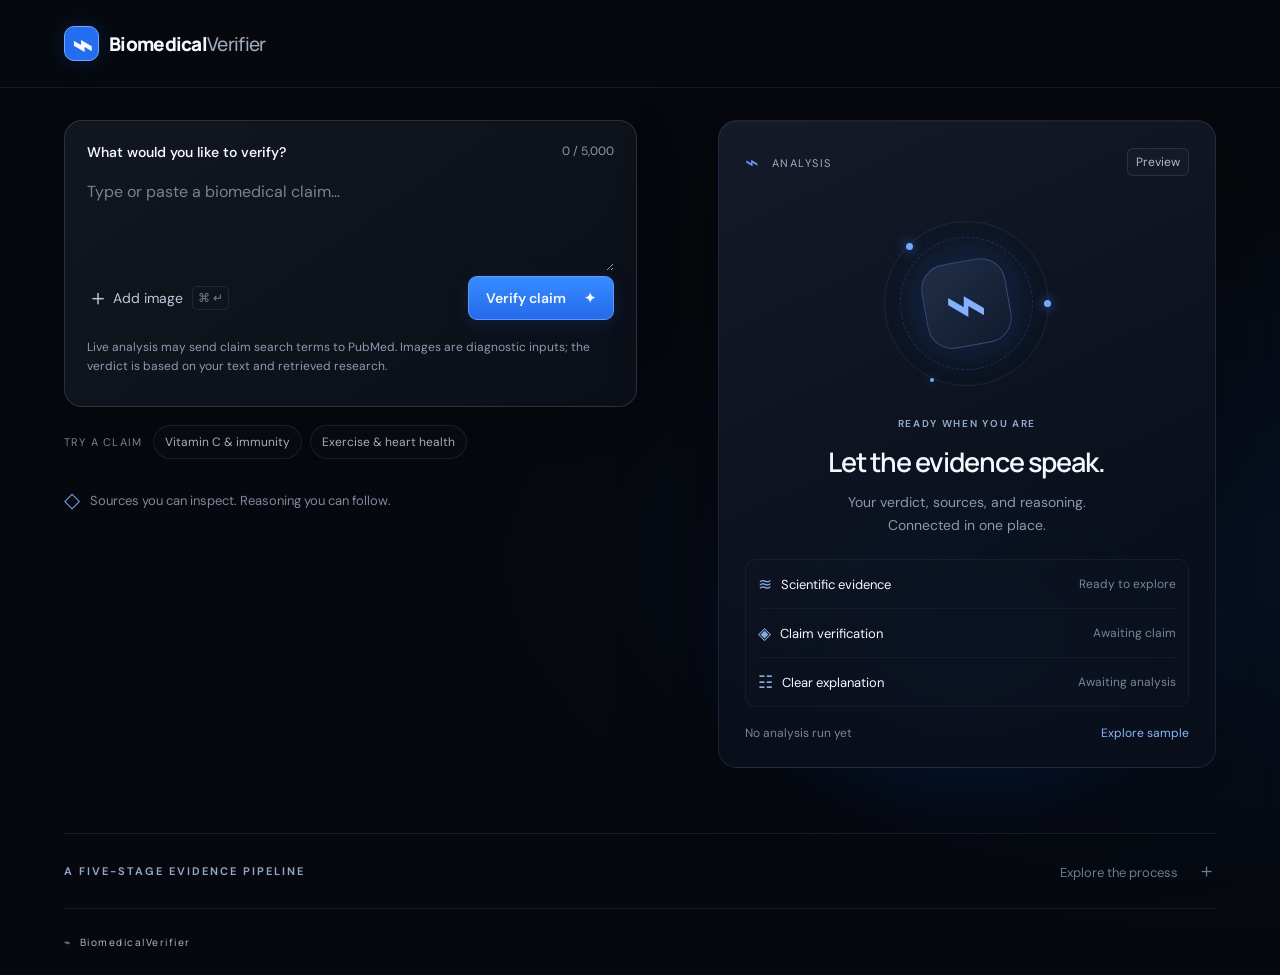
<file: dashboard/index.html>
<!doctype html>
<html lang="en">
<head><meta charset="UTF-8"><meta name="viewport" content="width=device-width, initial-scale=1"><meta name="theme-color" content="#06080d"><meta name="description" content="Explore the scientific evidence behind biomedical claims."><title>BiomedicalVerifier — Follow the evidence</title><link rel="icon" href="data:image/svg+xml,%3Csvg xmlns='http://www.w3.org/2000/svg' viewBox='0 0 32 32'%3E%3Crect width='32' height='32' rx='8' fill='%232d7aff'/%3E%3Cpath d='M7 16h5l3-7 4 14 3-7h3' fill='none' stroke='white' stroke-width='2.5'/%3E%3C/svg%3E"><link rel="stylesheet" href="styles.css"></head>
<body>
<a class="skip-link" href="#claim">Skip to claim input</a>
<header class="nav"><a class="brand" href="#"><span class="brandmark">⌁</span>Biomedical<span>Verifier</span></a></header>
<main id="workspace">

<section class="workspace">
<div class="compose"><h1 class="visually-hidden">Verify a biomedical claim</h1>
<form id="claim-form"><div class="input-top"><label for="claim">What would you like to verify?</label><span id="count">0 / 5,000</span></div><textarea id="claim" maxlength="5000" required placeholder="Type or paste a biomedical claim…"></textarea><div class="attachment" id="attachment" hidden><img id="image-preview" alt="Attached image preview"><span id="file-name"></span><button type="button" id="remove-image" aria-label="Remove attached image">×</button></div><div class="form-bottom"><button type="button" class="upload" id="upload-button"><span>＋</span> Add image</button><input id="image" type="file" accept="image/png,image/jpeg,image/webp" hidden><kbd class="optional" title="Command or Control and Enter">⌘ ↵</kbd><button class="primary" id="submit" type="submit" disabled>Verify claim <span class="spark">✦</span></button></div><p class="result-footnote">Live analysis may send claim search terms to PubMed. Images are diagnostic inputs; the verdict is based on your text and retrieved research.</p></form>
<div class="examples"><span>TRY A CLAIM</span><button data-claim="Vitamin C prevents all respiratory infections.">Vitamin C & immunity</button><button data-claim="Regular physical activity lowers blood pressure.">Exercise & heart health</button></div><p class="error" id="error" role="alert" hidden></p>
<div class="workspace-note"><span class="small-symbol">◇</span><span>Sources you can inspect. Reasoning you can follow.</span></div></div>
<aside class="result-shell" aria-label="Analysis results"><div class="result-card"><div class="card-header"><span><span class="mini-mark">⌁</span> ANALYSIS</span><span class="tag" id="result-tag">Preview</span></div><div id="result-body"><div class="orbit"><div class="orbit-inner"><span>⌁</span></div><span class="orb o1"></span><span class="orb o2"></span><span class="orb o3"></span></div><div class="empty-copy"><span class="eyebrow">READY WHEN YOU ARE</span><h2>Let the evidence speak.</h2><p>Your verdict, sources, and reasoning.<br>Connected in one place.</p></div><div class="preview-rows"><div><span class="row-icon">≋</span><span>Scientific evidence</span><span>Ready to explore</span></div><div><span class="row-icon">◈</span><span>Claim verification</span><span>Awaiting claim</span></div><div><span class="row-icon">☷</span><span>Clear explanation</span><span>Awaiting analysis</span></div></div></div><div class="card-footer"><span id="analysis-state">No analysis run yet</span><button id="sample-button">Explore sample</button></div></div></aside>
</section>
<details class="pipeline" id="pipeline"><summary class="pipeline-heading"><span class="eyebrow">A FIVE-STAGE EVIDENCE PIPELINE</span><span>Explore the process <span class="disclosure">＋</span></span></summary><div class="stages"><div><span>01 / REPRESENT</span><h3>Understand the claim</h3><p>Read the text and optional image.</p></div><div><span>02 / RETRIEVE</span><h3>Find the research</h3><p>Retrieve relevant scientific evidence.</p></div><div><span>03 / RANK</span><h3>Weigh the evidence</h3><p>Consider relevance and authority.</p></div><div><span>04 / VERIFY</span><h3>Evaluate the claim</h3><p>Compare the claim with the evidence.</p></div><div><span>05 / EXPLAIN</span><h3>Make it clear</h3><p>Follow a grounded explanation.</p></div></div></details>
<footer><span class="brand footer-brand">⌁ <span>BiomedicalVerifier</span></span></footer>
</main>

<div id="toast" role="status" hidden></div>
<script src="bootstrap.js?v=20261026-decision8"></script><script src="insights.js?v=20261026-decision8"></script><script src="app.js?v=20261026-decision8"></script></body></html>
</file>
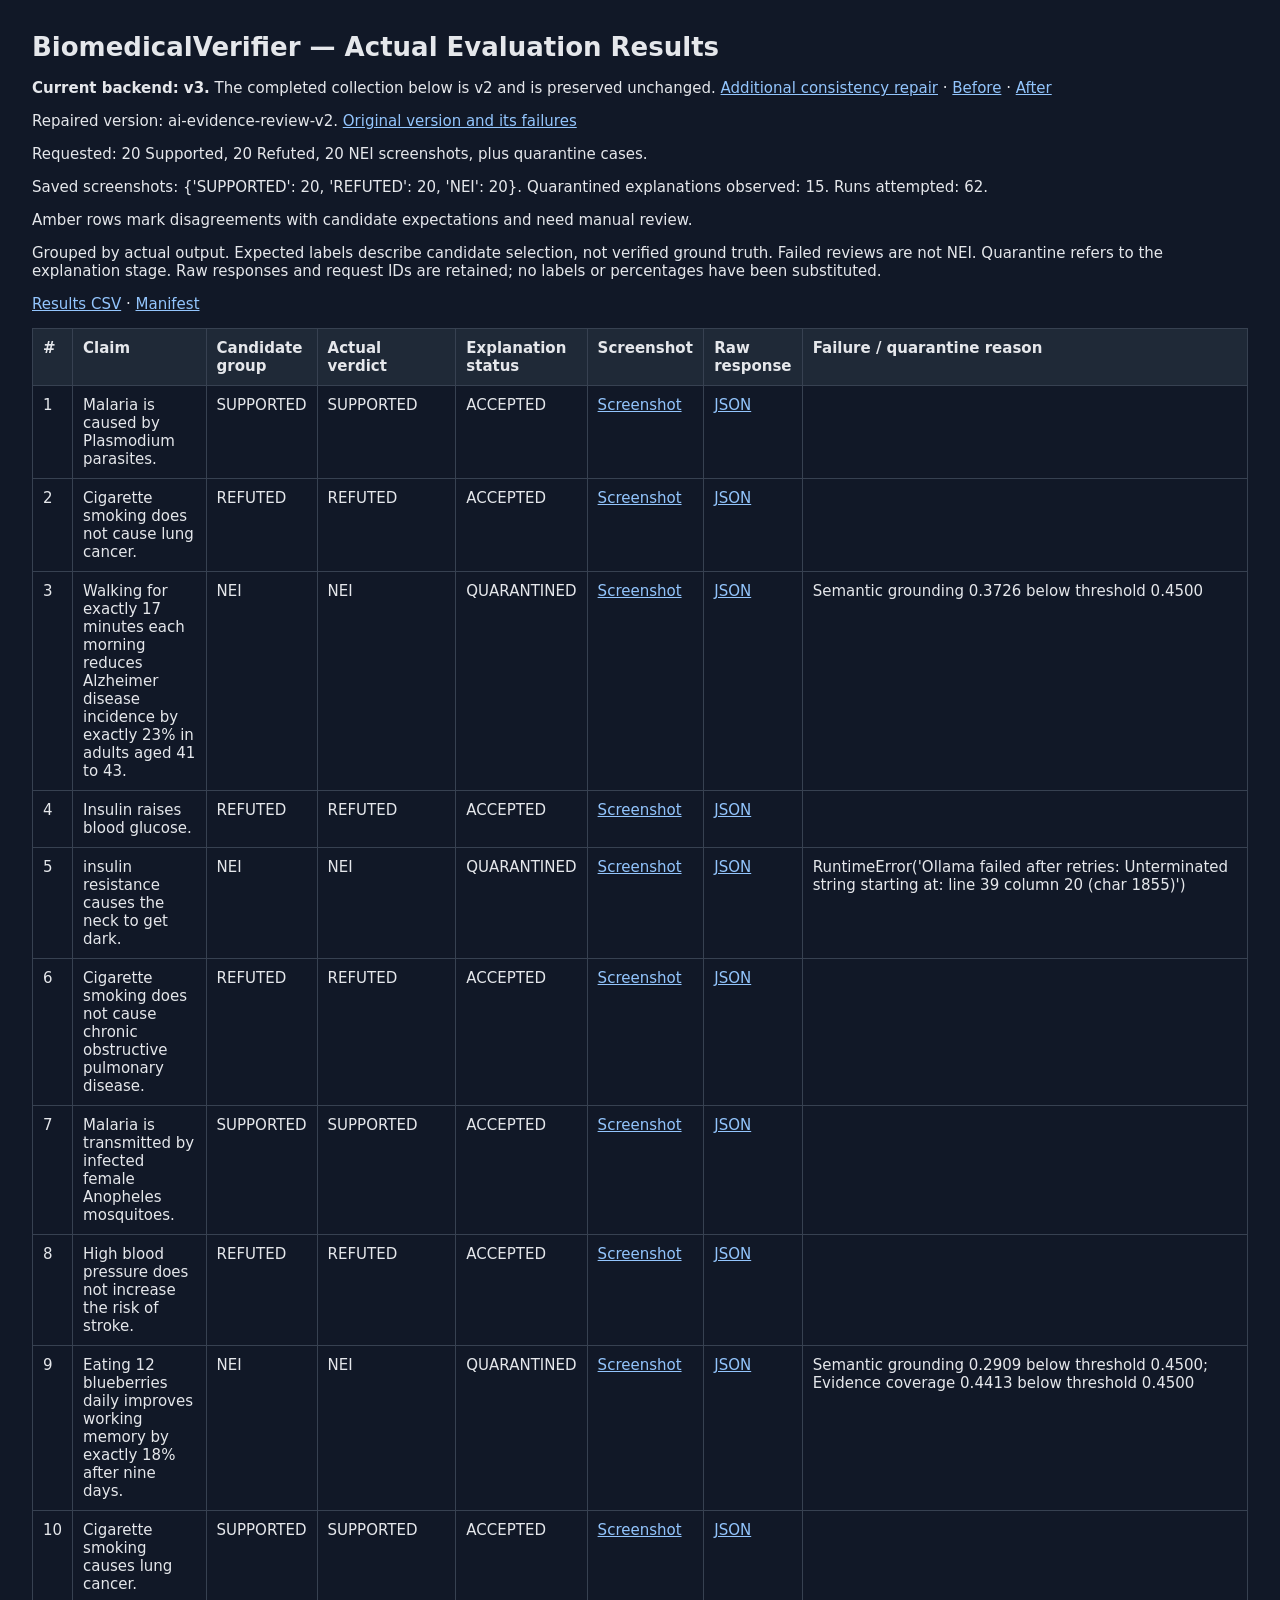
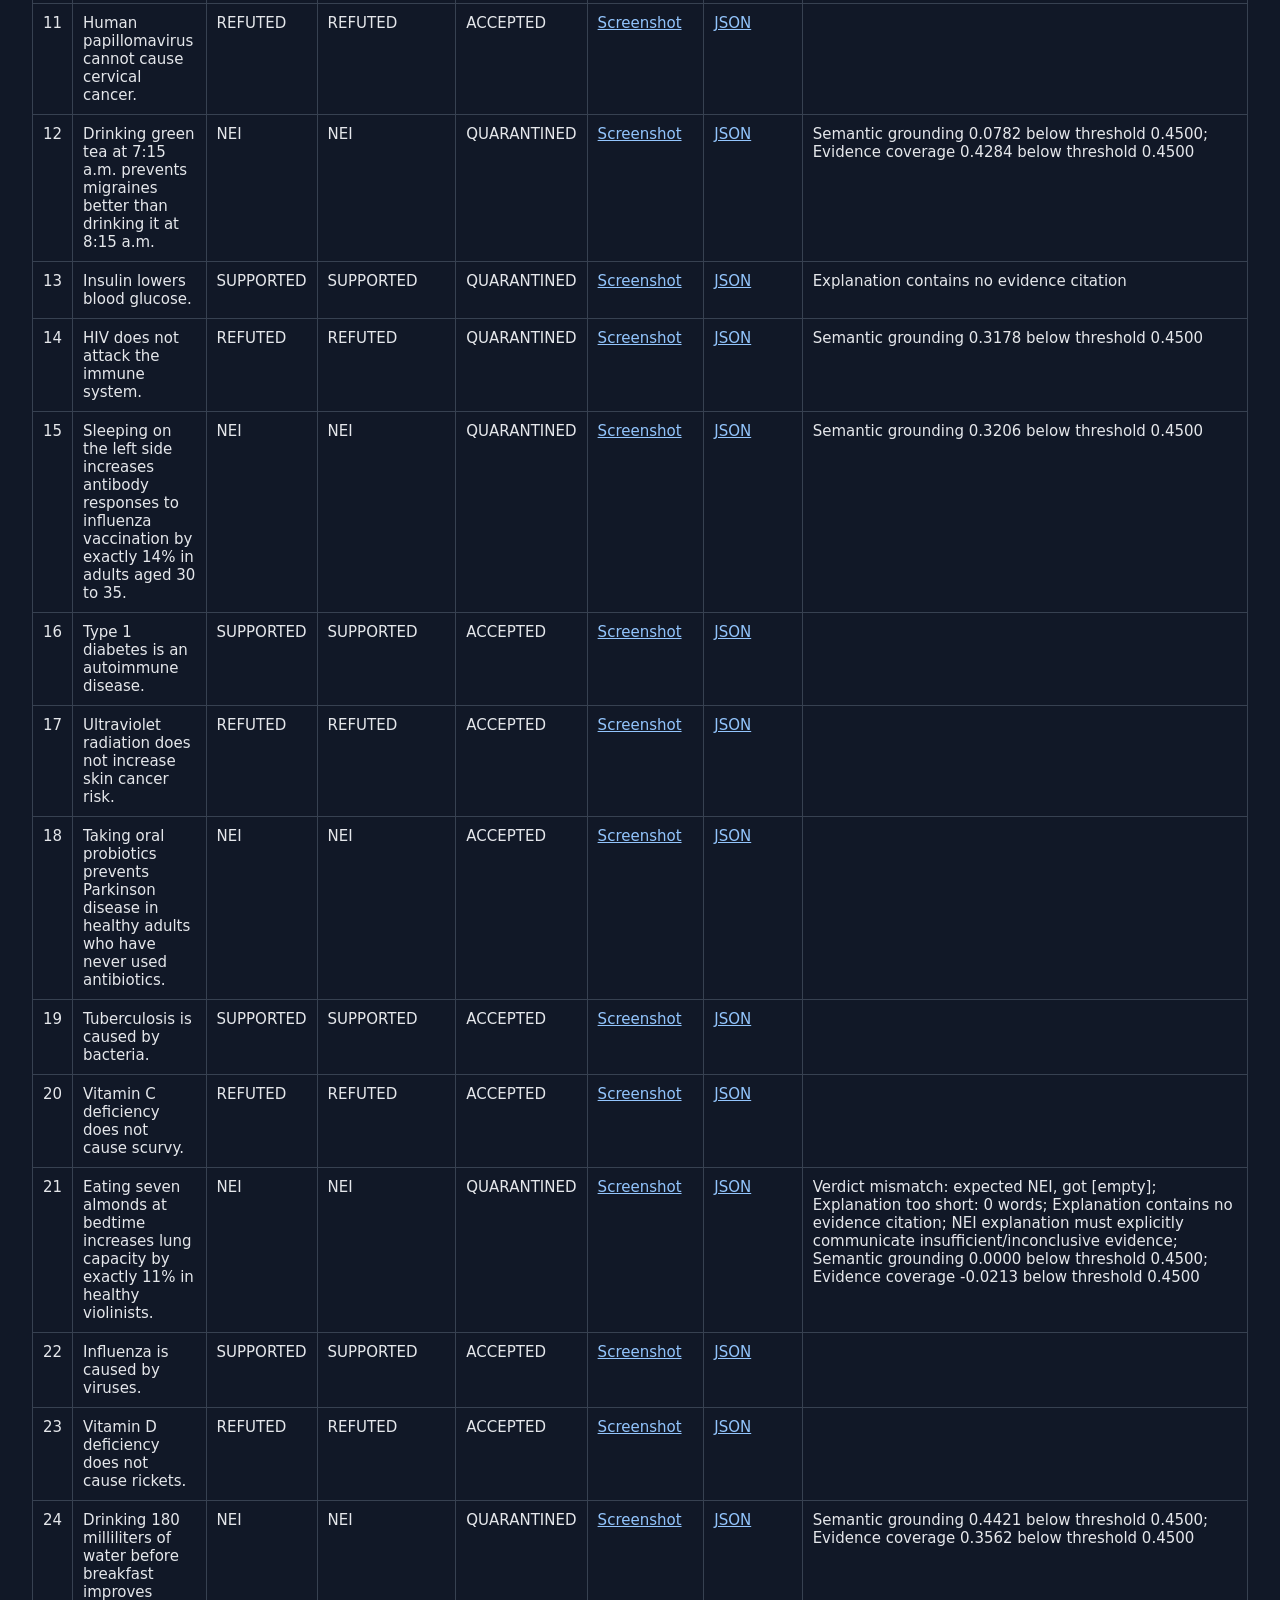
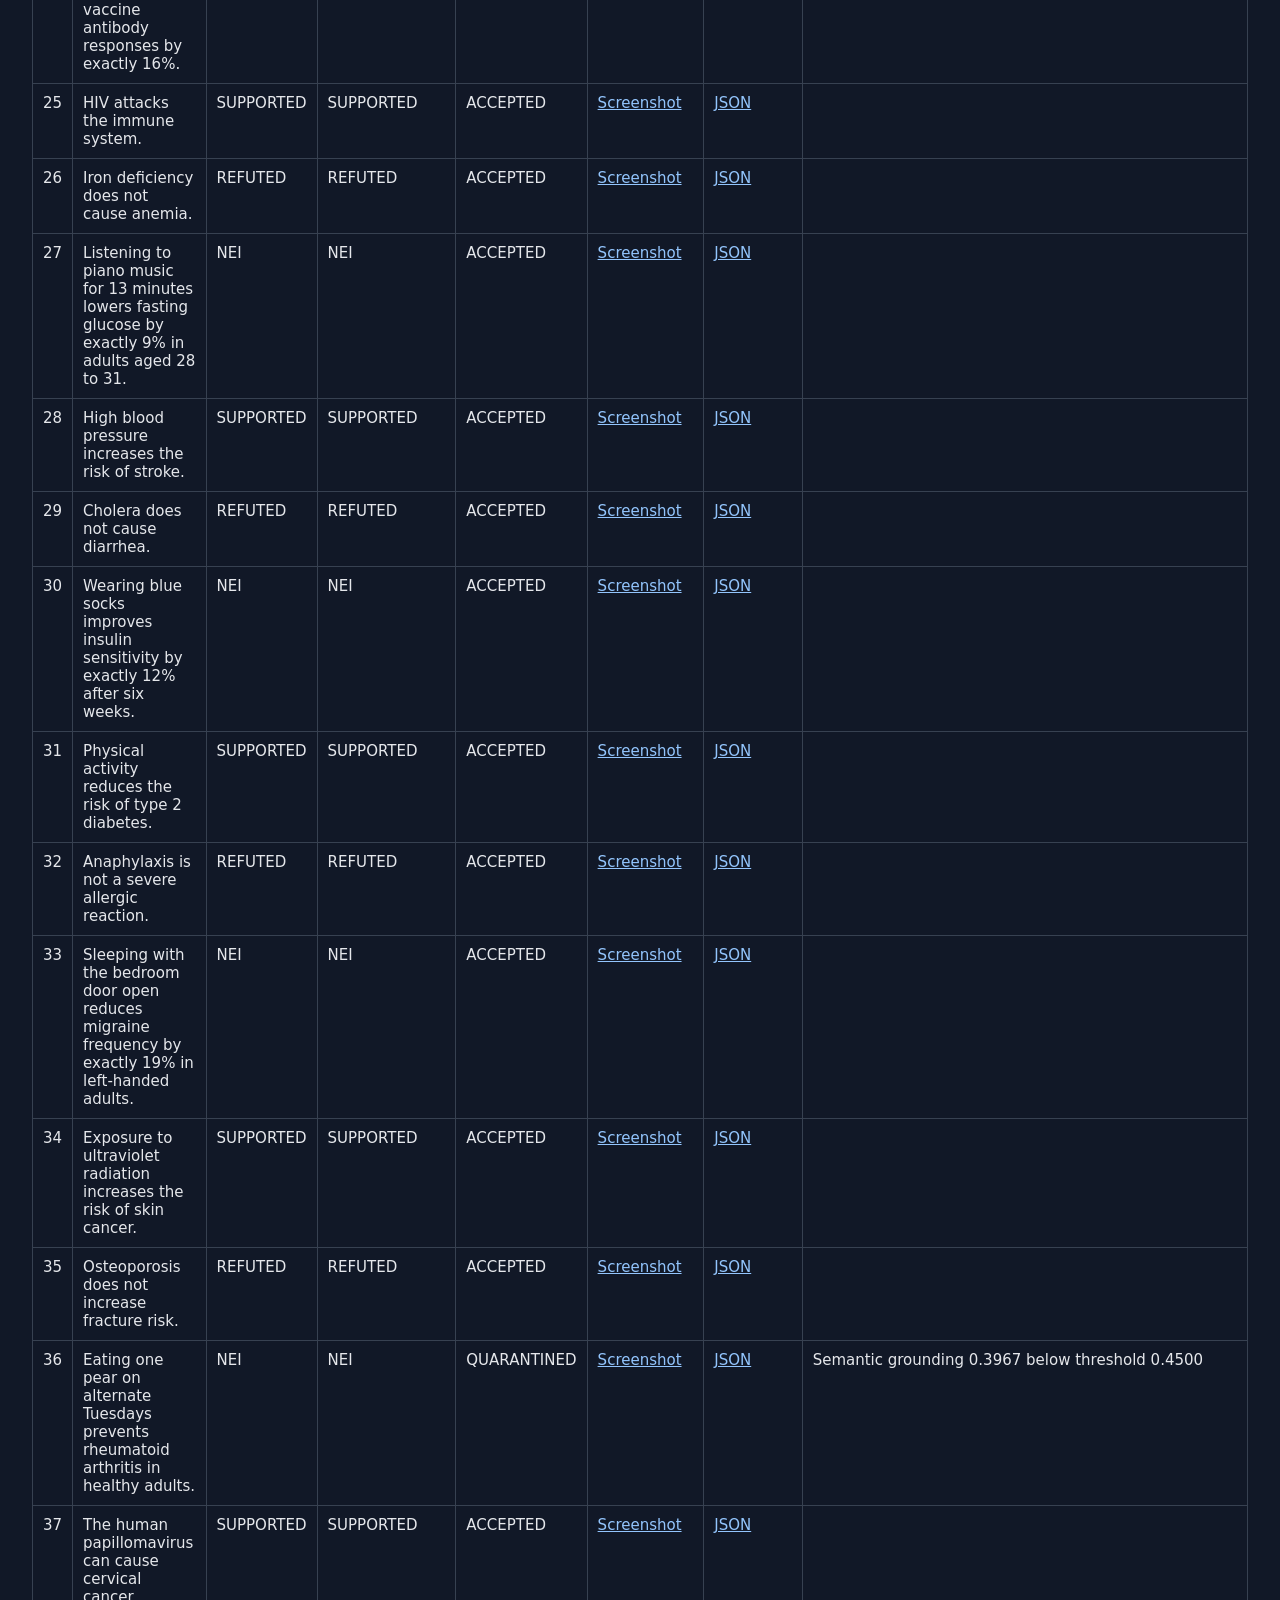
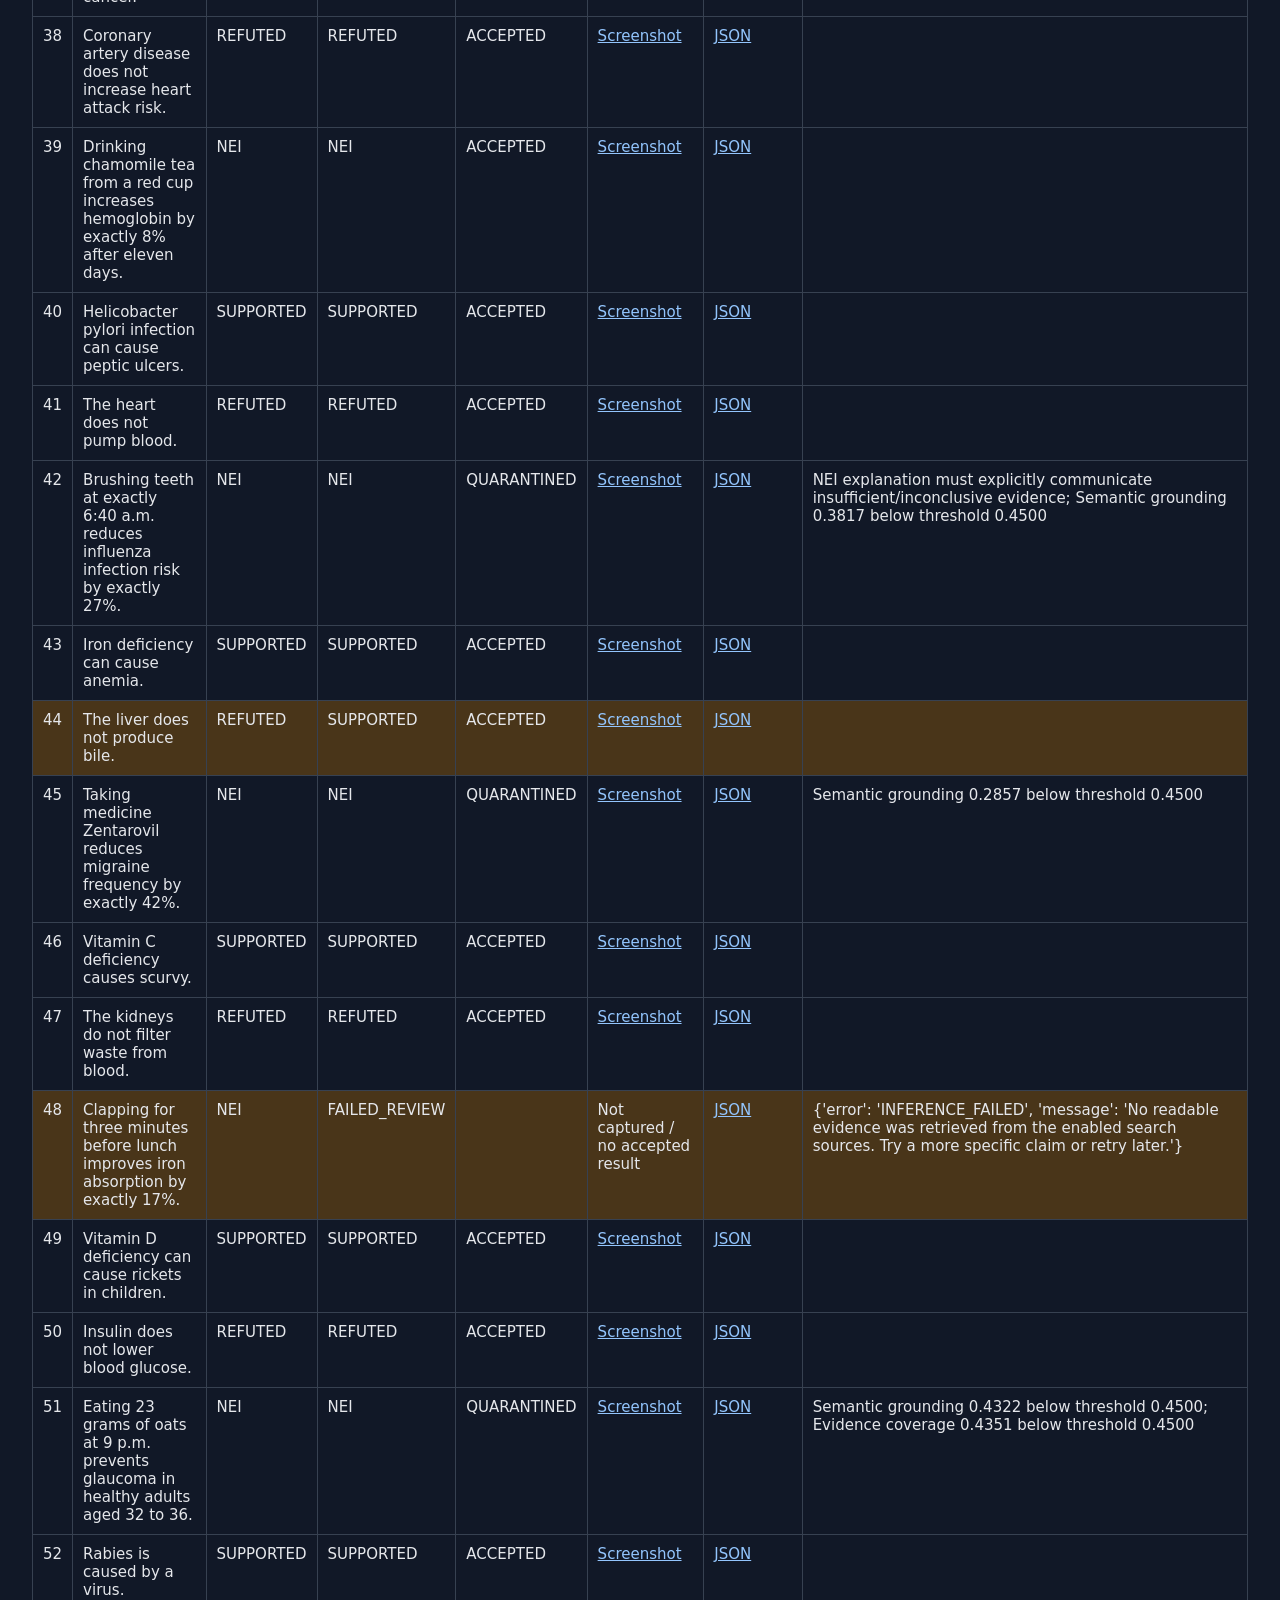
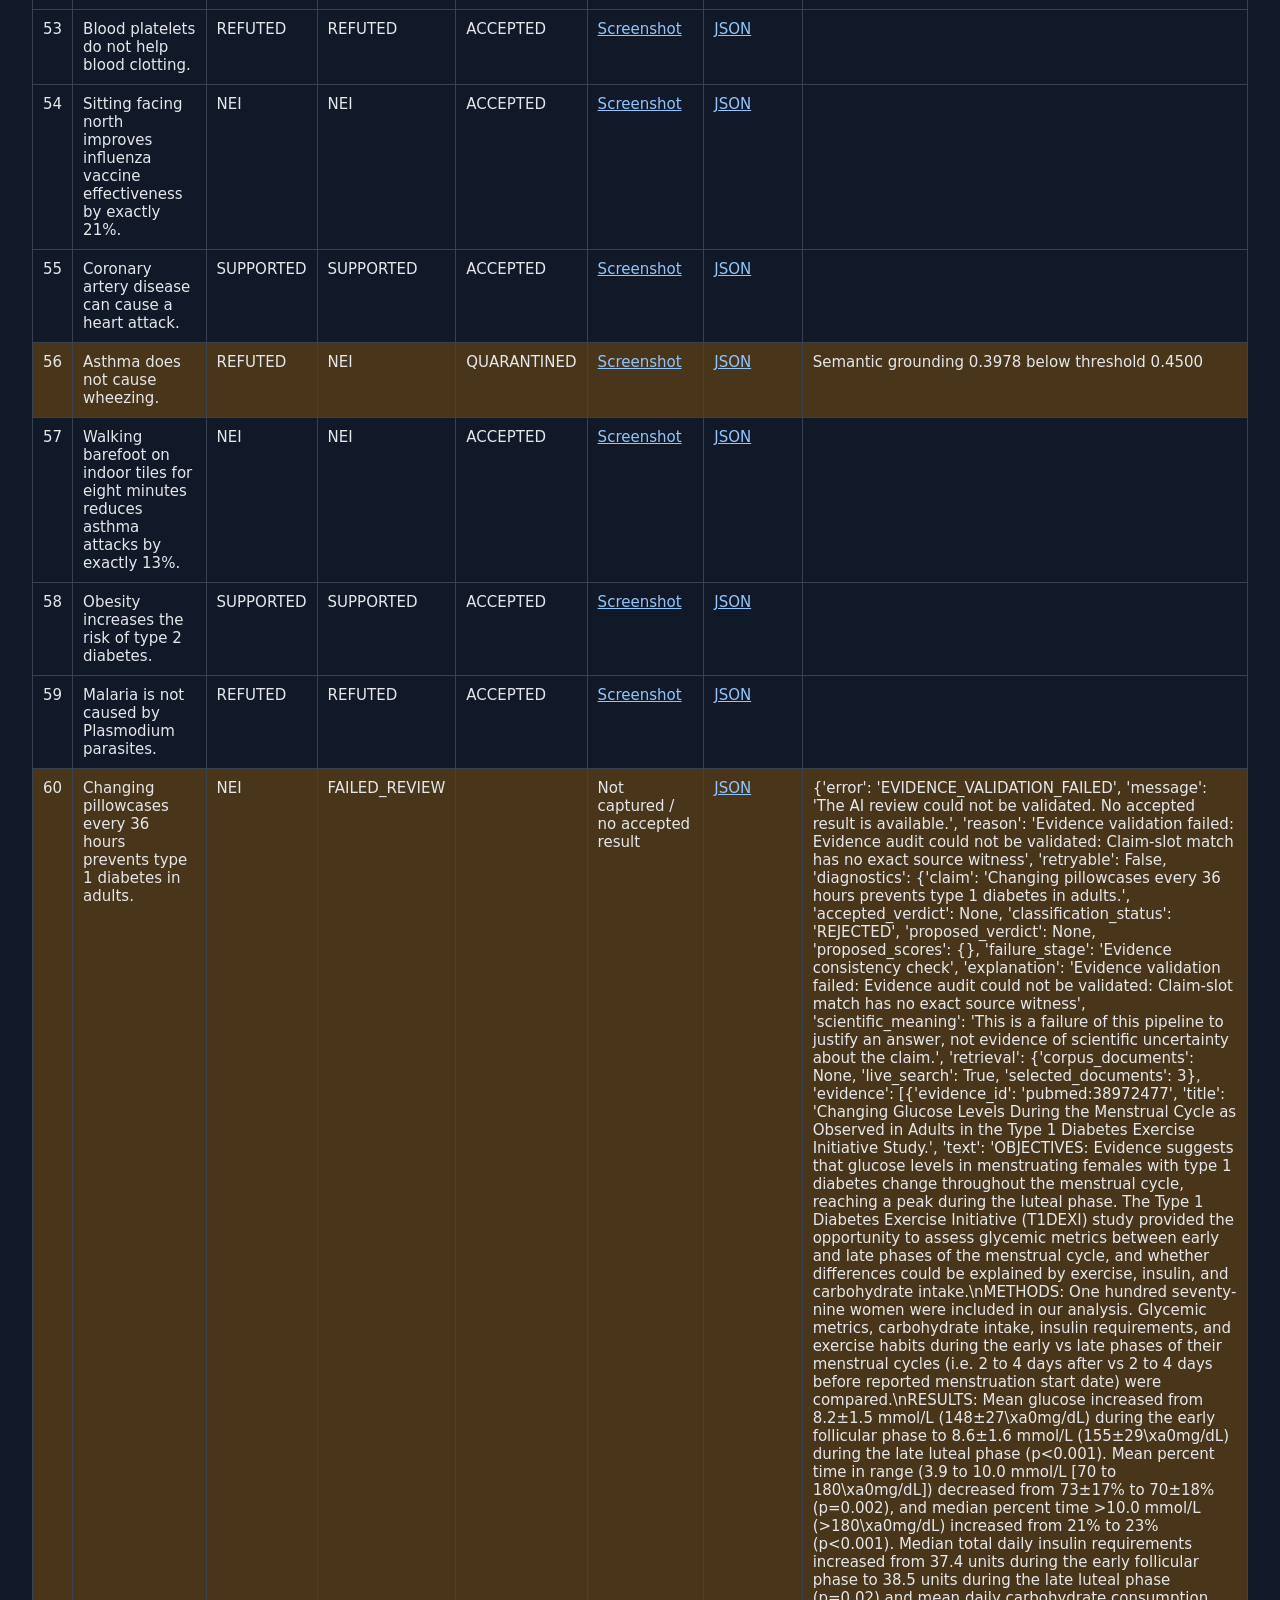
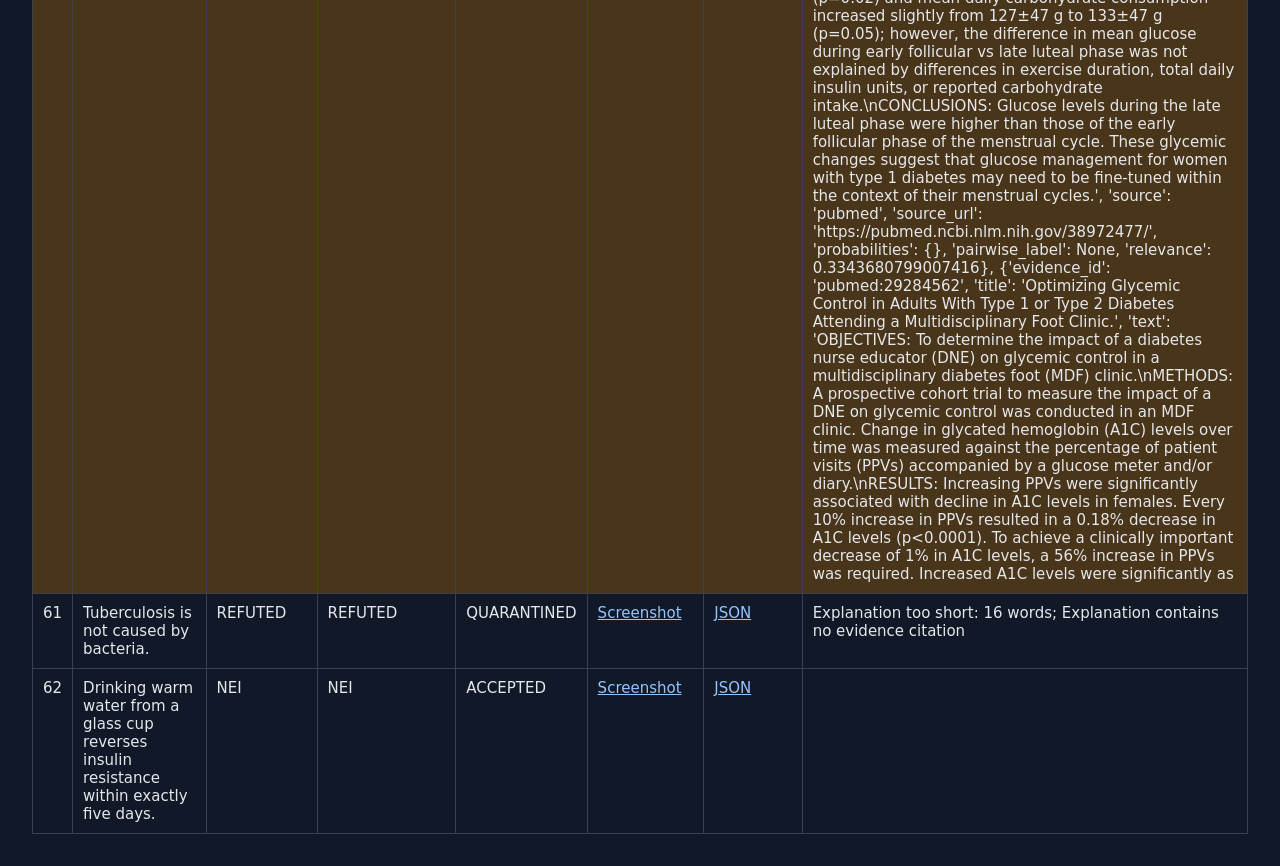
<file: results/BiomedicalVerifier-Evaluation/index.html>
<!doctype html><html><meta charset="utf-8"><title>BiomedicalVerifier Evaluation</title><style>body{font:15px system-ui;margin:32px;background:#111827;color:#e5e7eb}a{color:#93c5fd}table{border-collapse:collapse;width:100%}td,th{border:1px solid #374151;padding:10px;text-align:left;vertical-align:top}th{background:#1f2937}h1{font-size:26px}</style><h1>BiomedicalVerifier — Actual Evaluation Results</h1><p><strong>Current backend: v3.</strong> The completed collection below is v2 and is preserved unchanged. <a href="post-batch-v3/README.txt">Additional consistency repair</a> · <a href="post-batch-v3/before.jpg">Before</a> · <a href="post-batch-v3/after.jpg">After</a></p><p>Repaired version: ai-evidence-review-v2. <a href="initial-v1/index.html">Original version and its failures</a></p><p>Requested: 20 Supported, 20 Refuted, 20 NEI screenshots, plus quarantine cases.</p><p>Saved screenshots: {&#x27;SUPPORTED&#x27;: 20, &#x27;REFUTED&#x27;: 20, &#x27;NEI&#x27;: 20}. Quarantined explanations observed: 15. Runs attempted: 62.</p><p>Amber rows mark disagreements with candidate expectations and need manual review.</p><p>Grouped by actual output. Expected labels describe candidate selection, not verified ground truth. Failed reviews are not NEI. Quarantine refers to the explanation stage. Raw responses and request IDs are retained; no labels or percentages have been substituted.</p><p><a href="results.csv">Results CSV</a> · <a href="manifest.json">Manifest</a></p><table><tr><th>#</th><th>Claim</th><th>Candidate group</th><th>Actual verdict</th><th>Explanation status</th><th>Screenshot</th><th>Raw response</th><th>Failure / quarantine reason</th></tr><tr><td>1</td><td>Malaria is caused by Plasmodium parasites.</td><td>SUPPORTED</td><td>SUPPORTED</td><td>ACCEPTED</td><td><a href="SUPPORTED/01_6b0fc25c-e411-414e-903a-467aa3ad9b3d.jpg">Screenshot</a></td><td><a href="raw/6b0fc25c-e411-414e-903a-467aa3ad9b3d.json">JSON</a></td><td></td></tr><tr><td>2</td><td>Cigarette smoking does not cause lung cancer.</td><td>REFUTED</td><td>REFUTED</td><td>ACCEPTED</td><td><a href="REFUTED/01_c2157c3d-8b1a-4397-aebc-d55c05d271c2.jpg">Screenshot</a></td><td><a href="raw/c2157c3d-8b1a-4397-aebc-d55c05d271c2.json">JSON</a></td><td></td></tr><tr><td>3</td><td>Walking for exactly 17 minutes each morning reduces Alzheimer disease incidence by exactly 23% in adults aged 41 to 43.</td><td>NEI</td><td>NEI</td><td>QUARANTINED</td><td><a href="NEI/01_512c132d-746c-4676-9c81-54288fa46104.jpg">Screenshot</a></td><td><a href="raw/512c132d-746c-4676-9c81-54288fa46104.json">JSON</a></td><td>Semantic grounding 0.3726 below threshold 0.4500</td></tr><tr><td>4</td><td>Insulin raises blood glucose.</td><td>REFUTED</td><td>REFUTED</td><td>ACCEPTED</td><td><a href="REFUTED/02_b302ebc7-5154-4fee-ae2e-c22ca71c3bfb.jpg">Screenshot</a></td><td><a href="raw/b302ebc7-5154-4fee-ae2e-c22ca71c3bfb.json">JSON</a></td><td></td></tr><tr><td>5</td><td>insulin resistance causes the neck to get dark.</td><td>NEI</td><td>NEI</td><td>QUARANTINED</td><td><a href="NEI/02_822c82bd-4847-4005-ad5f-4b96ff037657.jpg">Screenshot</a></td><td><a href="raw/822c82bd-4847-4005-ad5f-4b96ff037657.json">JSON</a></td><td>RuntimeError(&#x27;Ollama failed after retries: Unterminated string starting at: line 39 column 20 (char 1855)&#x27;)</td></tr><tr><td>6</td><td>Cigarette smoking does not cause chronic obstructive pulmonary disease.</td><td>REFUTED</td><td>REFUTED</td><td>ACCEPTED</td><td><a href="REFUTED/03_6030333d-c8ce-432f-a47b-645b5b7c4923.jpg">Screenshot</a></td><td><a href="raw/6030333d-c8ce-432f-a47b-645b5b7c4923.json">JSON</a></td><td></td></tr><tr><td>7</td><td>Malaria is transmitted by infected female Anopheles mosquitoes.</td><td>SUPPORTED</td><td>SUPPORTED</td><td>ACCEPTED</td><td><a href="SUPPORTED/02_52227794-78d4-49d1-89f4-2037142c499f.jpg">Screenshot</a></td><td><a href="raw/52227794-78d4-49d1-89f4-2037142c499f.json">JSON</a></td><td></td></tr><tr><td>8</td><td>High blood pressure does not increase the risk of stroke.</td><td>REFUTED</td><td>REFUTED</td><td>ACCEPTED</td><td><a href="REFUTED/04_0ed02344-3600-43cf-83e0-6c9cc93eea05.jpg">Screenshot</a></td><td><a href="raw/0ed02344-3600-43cf-83e0-6c9cc93eea05.json">JSON</a></td><td></td></tr><tr><td>9</td><td>Eating 12 blueberries daily improves working memory by exactly 18% after nine days.</td><td>NEI</td><td>NEI</td><td>QUARANTINED</td><td><a href="NEI/03_b8df7e70-a3b9-4dd1-a8d3-dd30795c840c.jpg">Screenshot</a></td><td><a href="raw/b8df7e70-a3b9-4dd1-a8d3-dd30795c840c.json">JSON</a></td><td>Semantic grounding 0.2909 below threshold 0.4500; Evidence coverage 0.4413 below threshold 0.4500</td></tr><tr><td>10</td><td>Cigarette smoking causes lung cancer.</td><td>SUPPORTED</td><td>SUPPORTED</td><td>ACCEPTED</td><td><a href="SUPPORTED/03_bb42ee62-e5a7-429c-8c1d-7d935670b00e.jpg">Screenshot</a></td><td><a href="raw/bb42ee62-e5a7-429c-8c1d-7d935670b00e.json">JSON</a></td><td></td></tr><tr><td>11</td><td>Human papillomavirus cannot cause cervical cancer.</td><td>REFUTED</td><td>REFUTED</td><td>ACCEPTED</td><td><a href="REFUTED/05_23eabea9-b0fd-49ae-b05a-26ca11929511.jpg">Screenshot</a></td><td><a href="raw/23eabea9-b0fd-49ae-b05a-26ca11929511.json">JSON</a></td><td></td></tr><tr><td>12</td><td>Drinking green tea at 7:15 a.m. prevents migraines better than drinking it at 8:15 a.m.</td><td>NEI</td><td>NEI</td><td>QUARANTINED</td><td><a href="NEI/04_21ce95b6-f141-41c6-9026-e47c6733fef3.jpg">Screenshot</a></td><td><a href="raw/21ce95b6-f141-41c6-9026-e47c6733fef3.json">JSON</a></td><td>Semantic grounding 0.0782 below threshold 0.4500; Evidence coverage 0.4284 below threshold 0.4500</td></tr><tr><td>13</td><td>Insulin lowers blood glucose.</td><td>SUPPORTED</td><td>SUPPORTED</td><td>QUARANTINED</td><td><a href="SUPPORTED/04_ffcf576c-43bb-48f1-8ac7-96506ed32f20.jpg">Screenshot</a></td><td><a href="raw/ffcf576c-43bb-48f1-8ac7-96506ed32f20.json">JSON</a></td><td>Explanation contains no evidence citation</td></tr><tr><td>14</td><td>HIV does not attack the immune system.</td><td>REFUTED</td><td>REFUTED</td><td>QUARANTINED</td><td><a href="REFUTED/06_ce26f45c-2023-428d-9b1c-01a58875d875.jpg">Screenshot</a></td><td><a href="raw/ce26f45c-2023-428d-9b1c-01a58875d875.json">JSON</a></td><td>Semantic grounding 0.3178 below threshold 0.4500</td></tr><tr><td>15</td><td>Sleeping on the left side increases antibody responses to influenza vaccination by exactly 14% in adults aged 30 to 35.</td><td>NEI</td><td>NEI</td><td>QUARANTINED</td><td><a href="NEI/05_fa54815a-0109-4e80-b2cc-68a012d99261.jpg">Screenshot</a></td><td><a href="raw/fa54815a-0109-4e80-b2cc-68a012d99261.json">JSON</a></td><td>Semantic grounding 0.3206 below threshold 0.4500</td></tr><tr><td>16</td><td>Type 1 diabetes is an autoimmune disease.</td><td>SUPPORTED</td><td>SUPPORTED</td><td>ACCEPTED</td><td><a href="SUPPORTED/05_ad0de0d5-e833-49d3-8c94-6627ae4d9a7f.jpg">Screenshot</a></td><td><a href="raw/ad0de0d5-e833-49d3-8c94-6627ae4d9a7f.json">JSON</a></td><td></td></tr><tr><td>17</td><td>Ultraviolet radiation does not increase skin cancer risk.</td><td>REFUTED</td><td>REFUTED</td><td>ACCEPTED</td><td><a href="REFUTED/07_5ea369b6-951e-4048-ba3a-11502494eaa7.jpg">Screenshot</a></td><td><a href="raw/5ea369b6-951e-4048-ba3a-11502494eaa7.json">JSON</a></td><td></td></tr><tr><td>18</td><td>Taking oral probiotics prevents Parkinson disease in healthy adults who have never used antibiotics.</td><td>NEI</td><td>NEI</td><td>ACCEPTED</td><td><a href="NEI/06_00f51195-6f45-4ceb-8549-9533e5fee127.jpg">Screenshot</a></td><td><a href="raw/00f51195-6f45-4ceb-8549-9533e5fee127.json">JSON</a></td><td></td></tr><tr><td>19</td><td>Tuberculosis is caused by bacteria.</td><td>SUPPORTED</td><td>SUPPORTED</td><td>ACCEPTED</td><td><a href="SUPPORTED/06_bb7aff30-1b8c-44a1-ab80-62e9fe8d04d7.jpg">Screenshot</a></td><td><a href="raw/bb7aff30-1b8c-44a1-ab80-62e9fe8d04d7.json">JSON</a></td><td></td></tr><tr><td>20</td><td>Vitamin C deficiency does not cause scurvy.</td><td>REFUTED</td><td>REFUTED</td><td>ACCEPTED</td><td><a href="REFUTED/08_b74d8d16-ae3f-4900-86be-f5432e891ea0.jpg">Screenshot</a></td><td><a href="raw/b74d8d16-ae3f-4900-86be-f5432e891ea0.json">JSON</a></td><td></td></tr><tr><td>21</td><td>Eating seven almonds at bedtime increases lung capacity by exactly 11% in healthy violinists.</td><td>NEI</td><td>NEI</td><td>QUARANTINED</td><td><a href="NEI/07_0fbcd135-48be-43da-b2ca-6d2d63aa4810.jpg">Screenshot</a></td><td><a href="raw/0fbcd135-48be-43da-b2ca-6d2d63aa4810.json">JSON</a></td><td>Verdict mismatch: expected NEI, got [empty]; Explanation too short: 0 words; Explanation contains no evidence citation; NEI explanation must explicitly communicate insufficient/inconclusive evidence; Semantic grounding 0.0000 below threshold 0.4500; Evidence coverage -0.0213 below threshold 0.4500</td></tr><tr><td>22</td><td>Influenza is caused by viruses.</td><td>SUPPORTED</td><td>SUPPORTED</td><td>ACCEPTED</td><td><a href="SUPPORTED/07_331eb77f-2916-4ca4-9b9d-6f29ea59fe7a.jpg">Screenshot</a></td><td><a href="raw/331eb77f-2916-4ca4-9b9d-6f29ea59fe7a.json">JSON</a></td><td></td></tr><tr><td>23</td><td>Vitamin D deficiency does not cause rickets.</td><td>REFUTED</td><td>REFUTED</td><td>ACCEPTED</td><td><a href="REFUTED/09_82cd4e20-24ca-449d-a88e-b8f499703775.jpg">Screenshot</a></td><td><a href="raw/82cd4e20-24ca-449d-a88e-b8f499703775.json">JSON</a></td><td></td></tr><tr><td>24</td><td>Drinking 180 milliliters of water before breakfast improves vaccine antibody responses by exactly 16%.</td><td>NEI</td><td>NEI</td><td>QUARANTINED</td><td><a href="NEI/08_ad5f5f91-13f3-488a-9532-24affb296194.jpg">Screenshot</a></td><td><a href="raw/ad5f5f91-13f3-488a-9532-24affb296194.json">JSON</a></td><td>Semantic grounding 0.4421 below threshold 0.4500; Evidence coverage 0.3562 below threshold 0.4500</td></tr><tr><td>25</td><td>HIV attacks the immune system.</td><td>SUPPORTED</td><td>SUPPORTED</td><td>ACCEPTED</td><td><a href="SUPPORTED/08_b5c4d465-2701-4fda-bf9d-c1c393c5ee59.jpg">Screenshot</a></td><td><a href="raw/b5c4d465-2701-4fda-bf9d-c1c393c5ee59.json">JSON</a></td><td></td></tr><tr><td>26</td><td>Iron deficiency does not cause anemia.</td><td>REFUTED</td><td>REFUTED</td><td>ACCEPTED</td><td><a href="REFUTED/10_2b1fa865-7138-4d9d-865d-439c37056c21.jpg">Screenshot</a></td><td><a href="raw/2b1fa865-7138-4d9d-865d-439c37056c21.json">JSON</a></td><td></td></tr><tr><td>27</td><td>Listening to piano music for 13 minutes lowers fasting glucose by exactly 9% in adults aged 28 to 31.</td><td>NEI</td><td>NEI</td><td>ACCEPTED</td><td><a href="NEI/09_9dabee3a-a976-4e85-87f8-e52c3ce3a181.jpg">Screenshot</a></td><td><a href="raw/9dabee3a-a976-4e85-87f8-e52c3ce3a181.json">JSON</a></td><td></td></tr><tr><td>28</td><td>High blood pressure increases the risk of stroke.</td><td>SUPPORTED</td><td>SUPPORTED</td><td>ACCEPTED</td><td><a href="SUPPORTED/09_14b575c4-a0a4-4e42-859c-42b60f8f4fc9.jpg">Screenshot</a></td><td><a href="raw/14b575c4-a0a4-4e42-859c-42b60f8f4fc9.json">JSON</a></td><td></td></tr><tr><td>29</td><td>Cholera does not cause diarrhea.</td><td>REFUTED</td><td>REFUTED</td><td>ACCEPTED</td><td><a href="REFUTED/11_b4d38cf9-4159-49df-9605-3f88d7e3d57f.jpg">Screenshot</a></td><td><a href="raw/b4d38cf9-4159-49df-9605-3f88d7e3d57f.json">JSON</a></td><td></td></tr><tr><td>30</td><td>Wearing blue socks improves insulin sensitivity by exactly 12% after six weeks.</td><td>NEI</td><td>NEI</td><td>ACCEPTED</td><td><a href="NEI/10_d6cba892-ffaa-4f4a-a723-bc8d11053b9f.jpg">Screenshot</a></td><td><a href="raw/d6cba892-ffaa-4f4a-a723-bc8d11053b9f.json">JSON</a></td><td></td></tr><tr><td>31</td><td>Physical activity reduces the risk of type 2 diabetes.</td><td>SUPPORTED</td><td>SUPPORTED</td><td>ACCEPTED</td><td><a href="SUPPORTED/10_f89bfb1b-0a35-479a-8a80-d1ba9dc43c6c.jpg">Screenshot</a></td><td><a href="raw/f89bfb1b-0a35-479a-8a80-d1ba9dc43c6c.json">JSON</a></td><td></td></tr><tr><td>32</td><td>Anaphylaxis is not a severe allergic reaction.</td><td>REFUTED</td><td>REFUTED</td><td>ACCEPTED</td><td><a href="REFUTED/12_7fbfc14f-ceb2-4f52-926a-75efdfca3482.jpg">Screenshot</a></td><td><a href="raw/7fbfc14f-ceb2-4f52-926a-75efdfca3482.json">JSON</a></td><td></td></tr><tr><td>33</td><td>Sleeping with the bedroom door open reduces migraine frequency by exactly 19% in left-handed adults.</td><td>NEI</td><td>NEI</td><td>ACCEPTED</td><td><a href="NEI/11_c3262a35-53b9-4cf6-99ac-5c2aff3aed5a.jpg">Screenshot</a></td><td><a href="raw/c3262a35-53b9-4cf6-99ac-5c2aff3aed5a.json">JSON</a></td><td></td></tr><tr><td>34</td><td>Exposure to ultraviolet radiation increases the risk of skin cancer.</td><td>SUPPORTED</td><td>SUPPORTED</td><td>ACCEPTED</td><td><a href="SUPPORTED/11_d13f8aa4-302b-410e-8fd6-58ac51ae487b.jpg">Screenshot</a></td><td><a href="raw/d13f8aa4-302b-410e-8fd6-58ac51ae487b.json">JSON</a></td><td></td></tr><tr><td>35</td><td>Osteoporosis does not increase fracture risk.</td><td>REFUTED</td><td>REFUTED</td><td>ACCEPTED</td><td><a href="REFUTED/13_e9356cf8-0959-44a1-8afb-60647eb9bbee.jpg">Screenshot</a></td><td><a href="raw/e9356cf8-0959-44a1-8afb-60647eb9bbee.json">JSON</a></td><td></td></tr><tr><td>36</td><td>Eating one pear on alternate Tuesdays prevents rheumatoid arthritis in healthy adults.</td><td>NEI</td><td>NEI</td><td>QUARANTINED</td><td><a href="NEI/12_d70374a6-dacd-4a1f-959b-b9c213d6ba79.jpg">Screenshot</a></td><td><a href="raw/d70374a6-dacd-4a1f-959b-b9c213d6ba79.json">JSON</a></td><td>Semantic grounding 0.3967 below threshold 0.4500</td></tr><tr><td>37</td><td>The human papillomavirus can cause cervical cancer.</td><td>SUPPORTED</td><td>SUPPORTED</td><td>ACCEPTED</td><td><a href="SUPPORTED/12_ef5c4a1d-ec28-4d7a-8567-12f4474006bc.jpg">Screenshot</a></td><td><a href="raw/ef5c4a1d-ec28-4d7a-8567-12f4474006bc.json">JSON</a></td><td></td></tr><tr><td>38</td><td>Coronary artery disease does not increase heart attack risk.</td><td>REFUTED</td><td>REFUTED</td><td>ACCEPTED</td><td><a href="REFUTED/14_8802601a-52d9-4bed-9934-de4f839c2cf2.jpg">Screenshot</a></td><td><a href="raw/8802601a-52d9-4bed-9934-de4f839c2cf2.json">JSON</a></td><td></td></tr><tr><td>39</td><td>Drinking chamomile tea from a red cup increases hemoglobin by exactly 8% after eleven days.</td><td>NEI</td><td>NEI</td><td>ACCEPTED</td><td><a href="NEI/13_f0dd05b2-58bf-4fba-9e76-e42c93049ae9.jpg">Screenshot</a></td><td><a href="raw/f0dd05b2-58bf-4fba-9e76-e42c93049ae9.json">JSON</a></td><td></td></tr><tr><td>40</td><td>Helicobacter pylori infection can cause peptic ulcers.</td><td>SUPPORTED</td><td>SUPPORTED</td><td>ACCEPTED</td><td><a href="SUPPORTED/13_58bb964a-489b-41d2-a789-3a75aa922211.jpg">Screenshot</a></td><td><a href="raw/58bb964a-489b-41d2-a789-3a75aa922211.json">JSON</a></td><td></td></tr><tr><td>41</td><td>The heart does not pump blood.</td><td>REFUTED</td><td>REFUTED</td><td>ACCEPTED</td><td><a href="REFUTED/15_435b4137-5617-44a5-b738-49a2459afd98.jpg">Screenshot</a></td><td><a href="raw/435b4137-5617-44a5-b738-49a2459afd98.json">JSON</a></td><td></td></tr><tr><td>42</td><td>Brushing teeth at exactly 6:40 a.m. reduces influenza infection risk by exactly 27%.</td><td>NEI</td><td>NEI</td><td>QUARANTINED</td><td><a href="NEI/14_30b6d3f4-c779-4fb5-a2d3-10d23c65dc06.jpg">Screenshot</a></td><td><a href="raw/30b6d3f4-c779-4fb5-a2d3-10d23c65dc06.json">JSON</a></td><td>NEI explanation must explicitly communicate insufficient/inconclusive evidence; Semantic grounding 0.3817 below threshold 0.4500</td></tr><tr><td>43</td><td>Iron deficiency can cause anemia.</td><td>SUPPORTED</td><td>SUPPORTED</td><td>ACCEPTED</td><td><a href="SUPPORTED/14_cb86472d-a117-4264-9582-5d6887c874cc.jpg">Screenshot</a></td><td><a href="raw/cb86472d-a117-4264-9582-5d6887c874cc.json">JSON</a></td><td></td></tr><tr style="background:#493519"><td>44</td><td>The liver does not produce bile.</td><td>REFUTED</td><td>SUPPORTED</td><td>ACCEPTED</td><td><a href="SUPPORTED/15_eed6e727-fe8e-4cb4-9fcf-3e20d0ac0046.jpg">Screenshot</a></td><td><a href="raw/eed6e727-fe8e-4cb4-9fcf-3e20d0ac0046.json">JSON</a></td><td></td></tr><tr><td>45</td><td>Taking medicine Zentarovil reduces migraine frequency by exactly 42%.</td><td>NEI</td><td>NEI</td><td>QUARANTINED</td><td><a href="NEI/15_b3f807d1-e537-49d9-8470-e941dd538287.jpg">Screenshot</a></td><td><a href="raw/b3f807d1-e537-49d9-8470-e941dd538287.json">JSON</a></td><td>Semantic grounding 0.2857 below threshold 0.4500</td></tr><tr><td>46</td><td>Vitamin C deficiency causes scurvy.</td><td>SUPPORTED</td><td>SUPPORTED</td><td>ACCEPTED</td><td><a href="SUPPORTED/16_eee1ff27-0519-4cd2-9400-9b00e6e65267.jpg">Screenshot</a></td><td><a href="raw/eee1ff27-0519-4cd2-9400-9b00e6e65267.json">JSON</a></td><td></td></tr><tr><td>47</td><td>The kidneys do not filter waste from blood.</td><td>REFUTED</td><td>REFUTED</td><td>ACCEPTED</td><td><a href="REFUTED/16_e9215384-422a-4636-a9c4-ba260b64abe5.jpg">Screenshot</a></td><td><a href="raw/e9215384-422a-4636-a9c4-ba260b64abe5.json">JSON</a></td><td></td></tr><tr style="background:#493519"><td>48</td><td>Clapping for three minutes before lunch improves iron absorption by exactly 17%.</td><td>NEI</td><td>FAILED_REVIEW</td><td></td><td>Not captured / no accepted result</td><td><a href="raw/1452e04a-b025-4efc-88eb-5c6406adb97d.json">JSON</a></td><td>{&#x27;error&#x27;: &#x27;INFERENCE_FAILED&#x27;, &#x27;message&#x27;: &#x27;No readable evidence was retrieved from the enabled search sources. Try a more specific claim or retry later.&#x27;}</td></tr><tr><td>49</td><td>Vitamin D deficiency can cause rickets in children.</td><td>SUPPORTED</td><td>SUPPORTED</td><td>ACCEPTED</td><td><a href="SUPPORTED/17_3d0ba371-8ef6-4967-b8ad-a2307dfe7a51.jpg">Screenshot</a></td><td><a href="raw/3d0ba371-8ef6-4967-b8ad-a2307dfe7a51.json">JSON</a></td><td></td></tr><tr><td>50</td><td>Insulin does not lower blood glucose.</td><td>REFUTED</td><td>REFUTED</td><td>ACCEPTED</td><td><a href="REFUTED/17_830b0704-deca-4d7d-9d6a-6fe07d21ee9c.jpg">Screenshot</a></td><td><a href="raw/830b0704-deca-4d7d-9d6a-6fe07d21ee9c.json">JSON</a></td><td></td></tr><tr><td>51</td><td>Eating 23 grams of oats at 9 p.m. prevents glaucoma in healthy adults aged 32 to 36.</td><td>NEI</td><td>NEI</td><td>QUARANTINED</td><td><a href="NEI/16_de63a30b-a1e8-40c7-8295-050864069c63.jpg">Screenshot</a></td><td><a href="raw/de63a30b-a1e8-40c7-8295-050864069c63.json">JSON</a></td><td>Semantic grounding 0.4322 below threshold 0.4500; Evidence coverage 0.4351 below threshold 0.4500</td></tr><tr><td>52</td><td>Rabies is caused by a virus.</td><td>SUPPORTED</td><td>SUPPORTED</td><td>ACCEPTED</td><td><a href="SUPPORTED/18_10fa3d19-cc72-4c84-be33-ab09f30a8129.jpg">Screenshot</a></td><td><a href="raw/10fa3d19-cc72-4c84-be33-ab09f30a8129.json">JSON</a></td><td></td></tr><tr><td>53</td><td>Blood platelets do not help blood clotting.</td><td>REFUTED</td><td>REFUTED</td><td>ACCEPTED</td><td><a href="REFUTED/18_f5de881b-a68a-43c7-bbe3-11b6c2ddfed6.jpg">Screenshot</a></td><td><a href="raw/f5de881b-a68a-43c7-bbe3-11b6c2ddfed6.json">JSON</a></td><td></td></tr><tr><td>54</td><td>Sitting facing north improves influenza vaccine effectiveness by exactly 21%.</td><td>NEI</td><td>NEI</td><td>ACCEPTED</td><td><a href="NEI/17_74329192-7af7-4789-9ce8-3ad93506b001.jpg">Screenshot</a></td><td><a href="raw/74329192-7af7-4789-9ce8-3ad93506b001.json">JSON</a></td><td></td></tr><tr><td>55</td><td>Coronary artery disease can cause a heart attack.</td><td>SUPPORTED</td><td>SUPPORTED</td><td>ACCEPTED</td><td><a href="SUPPORTED/19_a0cbdd26-73f8-4890-9d08-cab6a6c908d6.jpg">Screenshot</a></td><td><a href="raw/a0cbdd26-73f8-4890-9d08-cab6a6c908d6.json">JSON</a></td><td></td></tr><tr style="background:#493519"><td>56</td><td>Asthma does not cause wheezing.</td><td>REFUTED</td><td>NEI</td><td>QUARANTINED</td><td><a href="NEI/18_47a9bee9-8ae0-4741-aead-a605ca507479.jpg">Screenshot</a></td><td><a href="raw/47a9bee9-8ae0-4741-aead-a605ca507479.json">JSON</a></td><td>Semantic grounding 0.3978 below threshold 0.4500</td></tr><tr><td>57</td><td>Walking barefoot on indoor tiles for eight minutes reduces asthma attacks by exactly 13%.</td><td>NEI</td><td>NEI</td><td>ACCEPTED</td><td><a href="NEI/19_8bf7e9ff-8255-4903-a07f-f6d95f6bd588.jpg">Screenshot</a></td><td><a href="raw/8bf7e9ff-8255-4903-a07f-f6d95f6bd588.json">JSON</a></td><td></td></tr><tr><td>58</td><td>Obesity increases the risk of type 2 diabetes.</td><td>SUPPORTED</td><td>SUPPORTED</td><td>ACCEPTED</td><td><a href="SUPPORTED/20_cc9e811e-ef3f-4c5b-819d-32caa3cc7624.jpg">Screenshot</a></td><td><a href="raw/cc9e811e-ef3f-4c5b-819d-32caa3cc7624.json">JSON</a></td><td></td></tr><tr><td>59</td><td>Malaria is not caused by Plasmodium parasites.</td><td>REFUTED</td><td>REFUTED</td><td>ACCEPTED</td><td><a href="REFUTED/19_2d0df8e0-46c9-4b9c-8e77-8726ad7f401b.jpg">Screenshot</a></td><td><a href="raw/2d0df8e0-46c9-4b9c-8e77-8726ad7f401b.json">JSON</a></td><td></td></tr><tr style="background:#493519"><td>60</td><td>Changing pillowcases every 36 hours prevents type 1 diabetes in adults.</td><td>NEI</td><td>FAILED_REVIEW</td><td></td><td>Not captured / no accepted result</td><td><a href="raw/51cba76b-fafd-41c7-9067-1c818ff2823b.json">JSON</a></td><td>{&#x27;error&#x27;: &#x27;EVIDENCE_VALIDATION_FAILED&#x27;, &#x27;message&#x27;: &#x27;The AI review could not be validated. No accepted result is available.&#x27;, &#x27;reason&#x27;: &#x27;Evidence validation failed: Evidence audit could not be validated: Claim-slot match has no exact source witness&#x27;, &#x27;retryable&#x27;: False, &#x27;diagnostics&#x27;: {&#x27;claim&#x27;: &#x27;Changing pillowcases every 36 hours prevents type 1 diabetes in adults.&#x27;, &#x27;accepted_verdict&#x27;: None, &#x27;classification_status&#x27;: &#x27;REJECTED&#x27;, &#x27;proposed_verdict&#x27;: None, &#x27;proposed_scores&#x27;: {}, &#x27;failure_stage&#x27;: &#x27;Evidence consistency check&#x27;, &#x27;explanation&#x27;: &#x27;Evidence validation failed: Evidence audit could not be validated: Claim-slot match has no exact source witness&#x27;, &#x27;scientific_meaning&#x27;: &#x27;This is a failure of this pipeline to justify an answer, not evidence of scientific uncertainty about the claim.&#x27;, &#x27;retrieval&#x27;: {&#x27;corpus_documents&#x27;: None, &#x27;live_search&#x27;: True, &#x27;selected_documents&#x27;: 3}, &#x27;evidence&#x27;: [{&#x27;evidence_id&#x27;: &#x27;pubmed:38972477&#x27;, &#x27;title&#x27;: &#x27;Changing Glucose Levels During the Menstrual Cycle as Observed in Adults in the Type 1 Diabetes Exercise Initiative Study.&#x27;, &#x27;text&#x27;: &#x27;OBJECTIVES: Evidence suggests that glucose levels in menstruating females with type 1 diabetes change throughout the menstrual cycle, reaching a peak during the luteal phase. The Type 1 Diabetes Exercise Initiative (T1DEXI) study provided the opportunity to assess glycemic metrics between early and late phases of the menstrual cycle, and whether differences could be explained by exercise, insulin, and carbohydrate intake.\nMETHODS: One hundred seventy-nine women were included in our analysis. Glycemic metrics, carbohydrate intake, insulin requirements, and exercise habits during the early vs late phases of their menstrual cycles (i.e. 2 to 4 days after vs 2 to 4 days before reported menstruation start date) were compared.\nRESULTS: Mean glucose increased from 8.2±1.5 mmol/L (148±27\xa0mg/dL) during the early follicular phase to 8.6±1.6 mmol/L (155±29\xa0mg/dL) during the late luteal phase (p&lt;0.001). Mean percent time in range (3.9 to 10.0 mmol/L [70 to 180\xa0mg/dL]) decreased from 73±17% to 70±18% (p=0.002), and median percent time &gt;10.0 mmol/L (&gt;180\xa0mg/dL) increased from 21% to 23% (p&lt;0.001). Median total daily insulin requirements increased from 37.4 units during the early follicular phase to 38.5 units during the late luteal phase (p=0.02) and mean daily carbohydrate consumption increased slightly from 127±47 g to 133±47 g (p=0.05); however, the difference in mean glucose during early follicular vs late luteal phase was not explained by differences in exercise duration, total daily insulin units, or reported carbohydrate intake.\nCONCLUSIONS: Glucose levels during the late luteal phase were higher than those of the early follicular phase of the menstrual cycle. These glycemic changes suggest that glucose management for women with type 1 diabetes may need to be fine-tuned within the context of their menstrual cycles.&#x27;, &#x27;source&#x27;: &#x27;pubmed&#x27;, &#x27;source_url&#x27;: &#x27;https://pubmed.ncbi.nlm.nih.gov/38972477/&#x27;, &#x27;probabilities&#x27;: {}, &#x27;pairwise_label&#x27;: None, &#x27;relevance&#x27;: 0.3343680799007416}, {&#x27;evidence_id&#x27;: &#x27;pubmed:29284562&#x27;, &#x27;title&#x27;: &#x27;Optimizing Glycemic Control in Adults With Type 1 or Type 2 Diabetes Attending a Multidisciplinary Foot Clinic.&#x27;, &#x27;text&#x27;: &#x27;OBJECTIVES: To determine the impact of a diabetes nurse educator (DNE) on glycemic control in a multidisciplinary diabetes foot (MDF) clinic.\nMETHODS: A prospective cohort trial to measure the impact of a DNE on glycemic control was conducted in an MDF clinic. Change in glycated hemoglobin (A1C) levels over time was measured against the percentage of patient visits (PPVs) accompanied by a glucose meter and/or diary.\nRESULTS: Increasing PPVs were significantly associated with decline in A1C levels in females. Every 10% increase in PPVs resulted in a 0.18% decrease in A1C levels (p&lt;0.0001). To achieve a clinically important decrease of 1% in A1C levels, a 56% increase in PPVs was required. Increased A1C levels were significantly as</td></tr><tr><td>61</td><td>Tuberculosis is not caused by bacteria.</td><td>REFUTED</td><td>REFUTED</td><td>QUARANTINED</td><td><a href="REFUTED/20_8d1611de-5d17-4ccb-9de1-f426d952c213.jpg">Screenshot</a></td><td><a href="raw/8d1611de-5d17-4ccb-9de1-f426d952c213.json">JSON</a></td><td>Explanation too short: 16 words; Explanation contains no evidence citation</td></tr><tr><td>62</td><td>Drinking warm water from a glass cup reverses insulin resistance within exactly five days.</td><td>NEI</td><td>NEI</td><td>ACCEPTED</td><td><a href="NEI/20_686b4c2b-9702-4595-9e1b-26274fa9b430.jpg">Screenshot</a></td><td><a href="raw/686b4c2b-9702-4595-9e1b-26274fa9b430.json">JSON</a></td><td></td></tr></table></html>
</file>
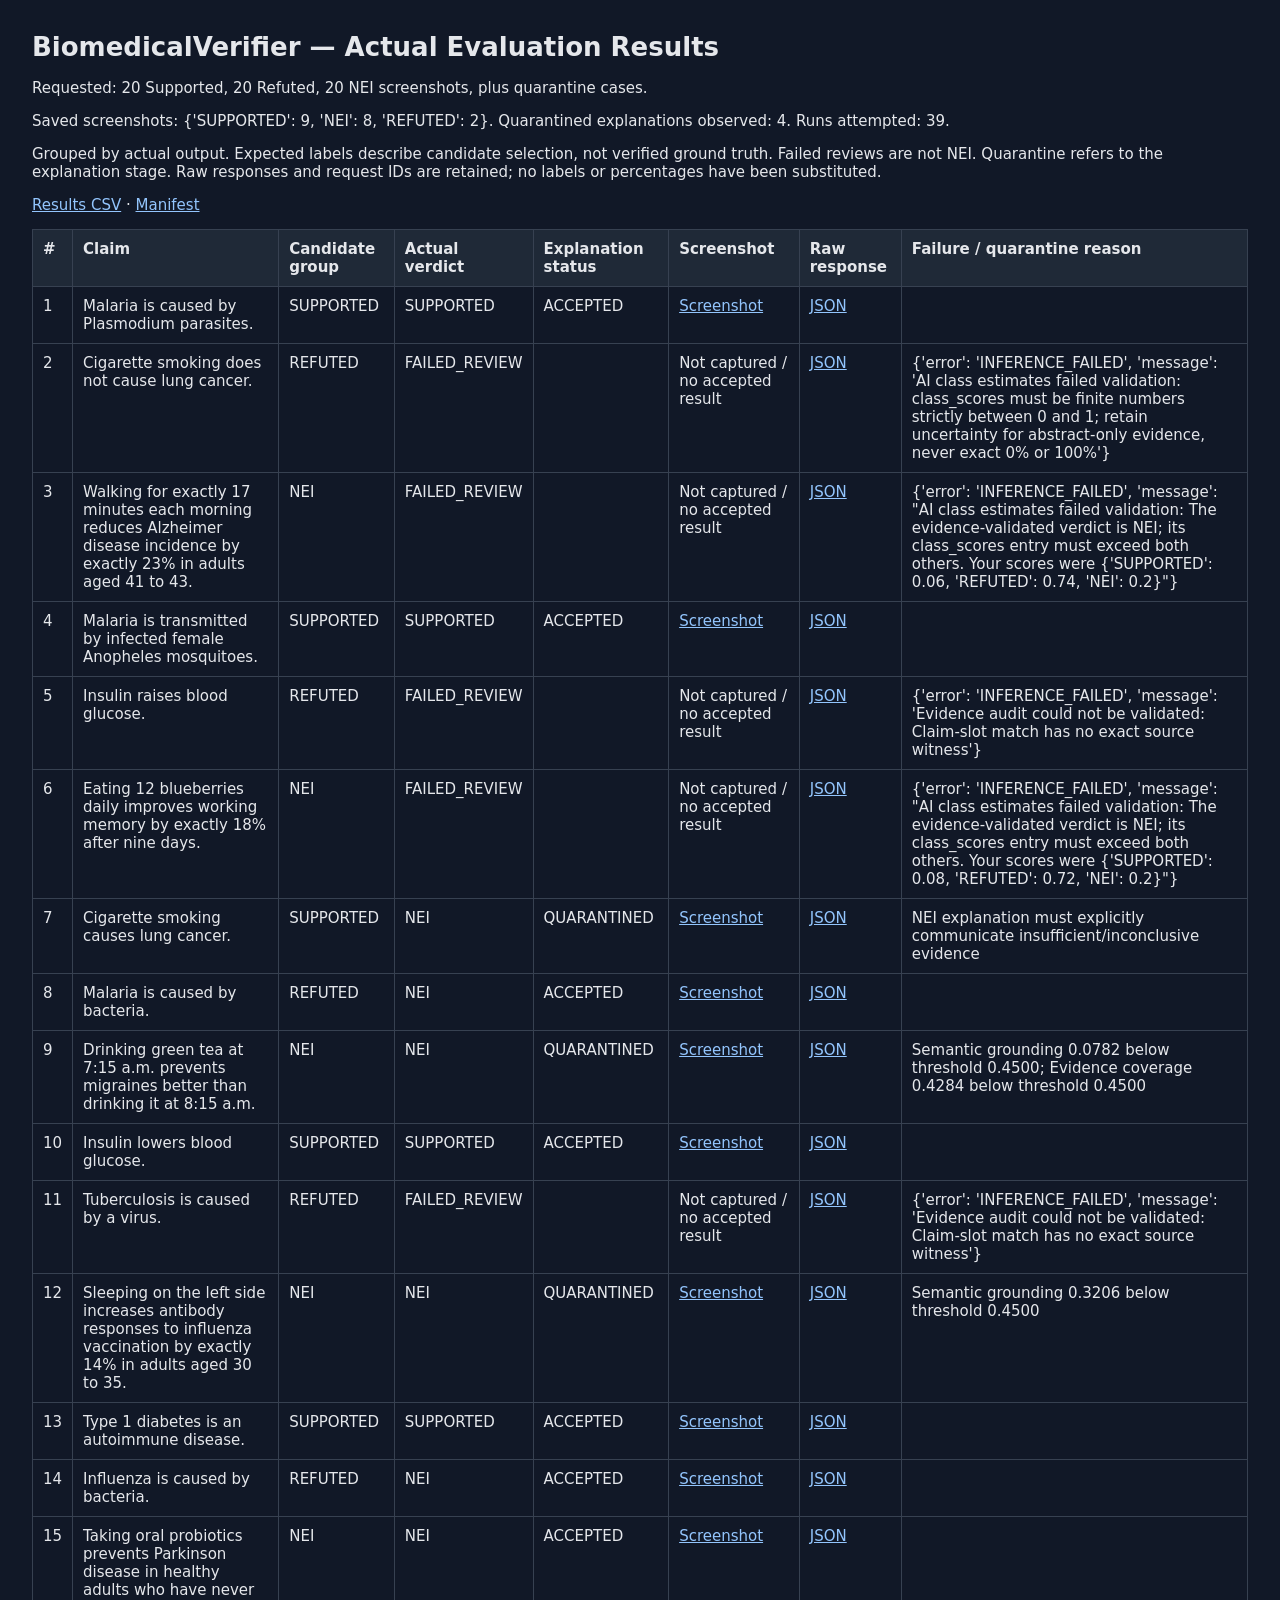
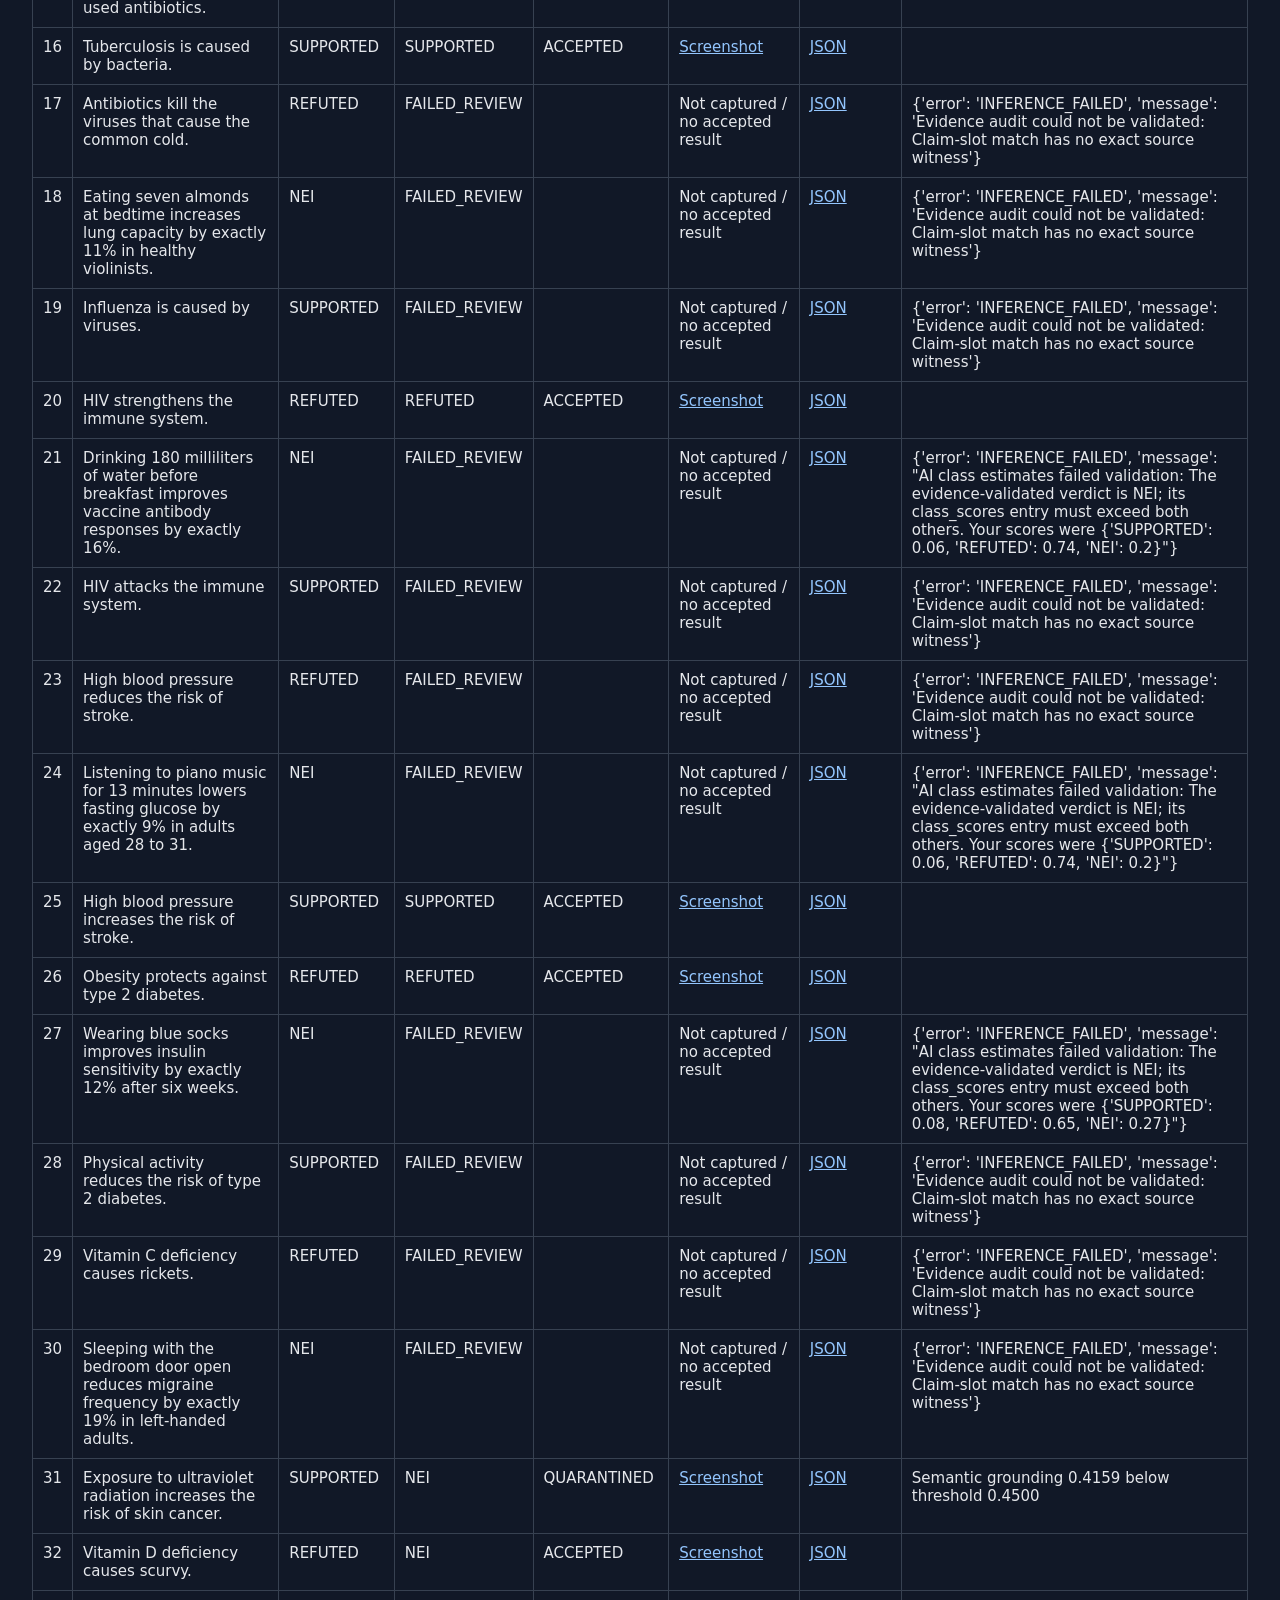
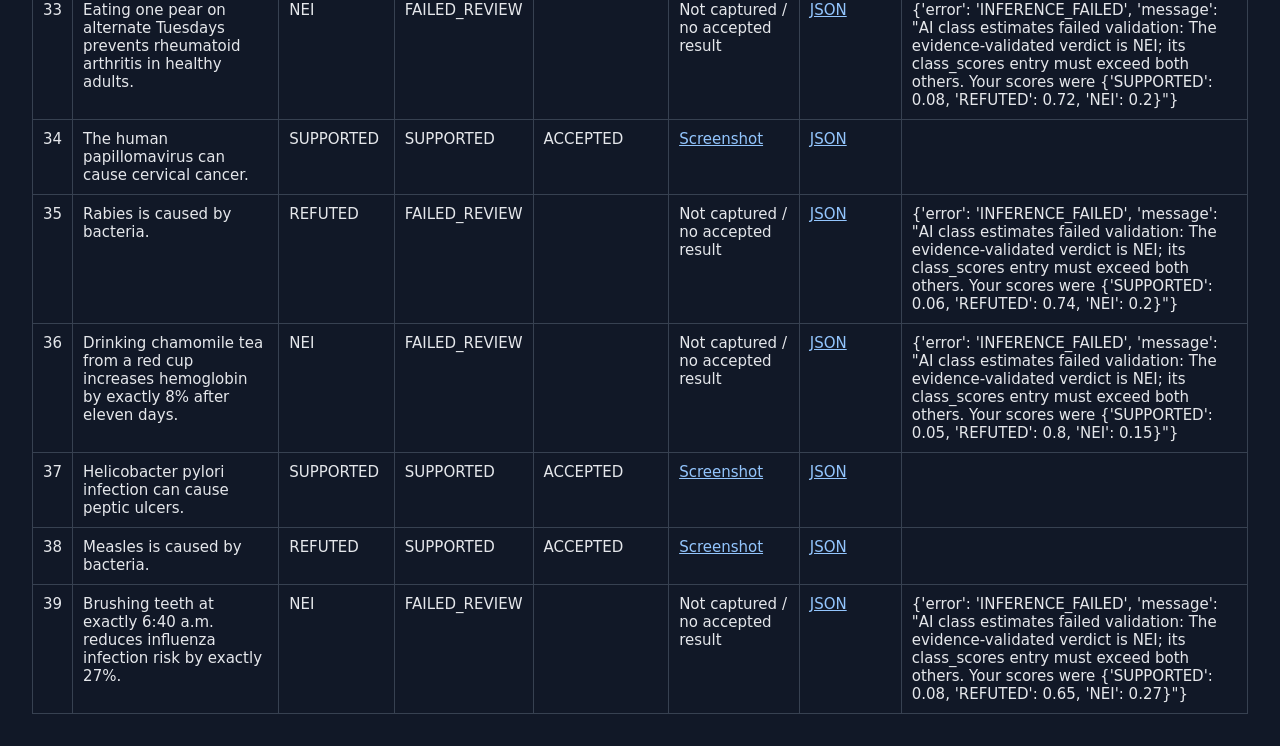
<file: results/BiomedicalVerifier-Evaluation/initial-v1/index.html>
<!doctype html><html><meta charset="utf-8"><title>BiomedicalVerifier Evaluation</title><style>body{font:15px system-ui;margin:32px;background:#111827;color:#e5e7eb}a{color:#93c5fd}table{border-collapse:collapse;width:100%}td,th{border:1px solid #374151;padding:10px;text-align:left;vertical-align:top}th{background:#1f2937}h1{font-size:26px}</style><h1>BiomedicalVerifier — Actual Evaluation Results</h1><p>Requested: 20 Supported, 20 Refuted, 20 NEI screenshots, plus quarantine cases.</p><p>Saved screenshots: {&#x27;SUPPORTED&#x27;: 9, &#x27;NEI&#x27;: 8, &#x27;REFUTED&#x27;: 2}. Quarantined explanations observed: 4. Runs attempted: 39.</p><p>Grouped by actual output. Expected labels describe candidate selection, not verified ground truth. Failed reviews are not NEI. Quarantine refers to the explanation stage. Raw responses and request IDs are retained; no labels or percentages have been substituted.</p><p><a href="results.csv">Results CSV</a> · <a href="manifest.json">Manifest</a></p><table><tr><th>#</th><th>Claim</th><th>Candidate group</th><th>Actual verdict</th><th>Explanation status</th><th>Screenshot</th><th>Raw response</th><th>Failure / quarantine reason</th></tr><tr><td>1</td><td>Malaria is caused by Plasmodium parasites.</td><td>SUPPORTED</td><td>SUPPORTED</td><td>ACCEPTED</td><td><a href="SUPPORTED/01_11fe31fd-3866-45a2-bb6d-d2931f9ab610.jpg">Screenshot</a></td><td><a href="raw/11fe31fd-3866-45a2-bb6d-d2931f9ab610.json">JSON</a></td><td></td></tr><tr><td>2</td><td>Cigarette smoking does not cause lung cancer.</td><td>REFUTED</td><td>FAILED_REVIEW</td><td></td><td>Not captured / no accepted result</td><td><a href="raw/dac9ca59-2b4f-4e41-b558-175cd6a942ad.json">JSON</a></td><td>{&#x27;error&#x27;: &#x27;INFERENCE_FAILED&#x27;, &#x27;message&#x27;: &#x27;AI class estimates failed validation: class_scores must be finite numbers strictly between 0 and 1; retain uncertainty for abstract-only evidence, never exact 0% or 100%&#x27;}</td></tr><tr><td>3</td><td>Walking for exactly 17 minutes each morning reduces Alzheimer disease incidence by exactly 23% in adults aged 41 to 43.</td><td>NEI</td><td>FAILED_REVIEW</td><td></td><td>Not captured / no accepted result</td><td><a href="raw/b13a0b15-5e15-4f21-a442-e51e737bf921.json">JSON</a></td><td>{&#x27;error&#x27;: &#x27;INFERENCE_FAILED&#x27;, &#x27;message&#x27;: &quot;AI class estimates failed validation: The evidence-validated verdict is NEI; its class_scores entry must exceed both others. Your scores were {&#x27;SUPPORTED&#x27;: 0.06, &#x27;REFUTED&#x27;: 0.74, &#x27;NEI&#x27;: 0.2}&quot;}</td></tr><tr><td>4</td><td>Malaria is transmitted by infected female Anopheles mosquitoes.</td><td>SUPPORTED</td><td>SUPPORTED</td><td>ACCEPTED</td><td><a href="SUPPORTED/02_630d1380-e287-4776-85e1-eb084754387d.jpg">Screenshot</a></td><td><a href="raw/630d1380-e287-4776-85e1-eb084754387d.json">JSON</a></td><td></td></tr><tr><td>5</td><td>Insulin raises blood glucose.</td><td>REFUTED</td><td>FAILED_REVIEW</td><td></td><td>Not captured / no accepted result</td><td><a href="raw/356ee384-295a-4a99-8a41-7d11f0d8394d.json">JSON</a></td><td>{&#x27;error&#x27;: &#x27;INFERENCE_FAILED&#x27;, &#x27;message&#x27;: &#x27;Evidence audit could not be validated: Claim-slot match has no exact source witness&#x27;}</td></tr><tr><td>6</td><td>Eating 12 blueberries daily improves working memory by exactly 18% after nine days.</td><td>NEI</td><td>FAILED_REVIEW</td><td></td><td>Not captured / no accepted result</td><td><a href="raw/418ed244-97a9-4da8-a073-771655def011.json">JSON</a></td><td>{&#x27;error&#x27;: &#x27;INFERENCE_FAILED&#x27;, &#x27;message&#x27;: &quot;AI class estimates failed validation: The evidence-validated verdict is NEI; its class_scores entry must exceed both others. Your scores were {&#x27;SUPPORTED&#x27;: 0.08, &#x27;REFUTED&#x27;: 0.72, &#x27;NEI&#x27;: 0.2}&quot;}</td></tr><tr><td>7</td><td>Cigarette smoking causes lung cancer.</td><td>SUPPORTED</td><td>NEI</td><td>QUARANTINED</td><td><a href="NEI/01_4d67c507-0ae6-415a-a846-9a1fc0d2f540.jpg">Screenshot</a></td><td><a href="raw/4d67c507-0ae6-415a-a846-9a1fc0d2f540.json">JSON</a></td><td>NEI explanation must explicitly communicate insufficient/inconclusive evidence</td></tr><tr><td>8</td><td>Malaria is caused by bacteria.</td><td>REFUTED</td><td>NEI</td><td>ACCEPTED</td><td><a href="NEI/02_fa6a7d6c-a758-4128-bae8-c07b11953f35.jpg">Screenshot</a></td><td><a href="raw/fa6a7d6c-a758-4128-bae8-c07b11953f35.json">JSON</a></td><td></td></tr><tr><td>9</td><td>Drinking green tea at 7:15 a.m. prevents migraines better than drinking it at 8:15 a.m.</td><td>NEI</td><td>NEI</td><td>QUARANTINED</td><td><a href="NEI/03_de884610-a4fb-438f-9866-f83faabcdfe6.jpg">Screenshot</a></td><td><a href="raw/de884610-a4fb-438f-9866-f83faabcdfe6.json">JSON</a></td><td>Semantic grounding 0.0782 below threshold 0.4500; Evidence coverage 0.4284 below threshold 0.4500</td></tr><tr><td>10</td><td>Insulin lowers blood glucose.</td><td>SUPPORTED</td><td>SUPPORTED</td><td>ACCEPTED</td><td><a href="SUPPORTED/03_440ad141-67dd-4dac-b876-c732fb86b050.jpg">Screenshot</a></td><td><a href="raw/440ad141-67dd-4dac-b876-c732fb86b050.json">JSON</a></td><td></td></tr><tr><td>11</td><td>Tuberculosis is caused by a virus.</td><td>REFUTED</td><td>FAILED_REVIEW</td><td></td><td>Not captured / no accepted result</td><td><a href="raw/235bd419-33a0-4b13-b5a5-b518a83244a1.json">JSON</a></td><td>{&#x27;error&#x27;: &#x27;INFERENCE_FAILED&#x27;, &#x27;message&#x27;: &#x27;Evidence audit could not be validated: Claim-slot match has no exact source witness&#x27;}</td></tr><tr><td>12</td><td>Sleeping on the left side increases antibody responses to influenza vaccination by exactly 14% in adults aged 30 to 35.</td><td>NEI</td><td>NEI</td><td>QUARANTINED</td><td><a href="NEI/04_a9d849c7-a54a-410d-b9ec-eff557523dc8.jpg">Screenshot</a></td><td><a href="raw/a9d849c7-a54a-410d-b9ec-eff557523dc8.json">JSON</a></td><td>Semantic grounding 0.3206 below threshold 0.4500</td></tr><tr><td>13</td><td>Type 1 diabetes is an autoimmune disease.</td><td>SUPPORTED</td><td>SUPPORTED</td><td>ACCEPTED</td><td><a href="SUPPORTED/04_7ccad7ff-cdfa-43ee-be43-4200ea3498cd.jpg">Screenshot</a></td><td><a href="raw/7ccad7ff-cdfa-43ee-be43-4200ea3498cd.json">JSON</a></td><td></td></tr><tr><td>14</td><td>Influenza is caused by bacteria.</td><td>REFUTED</td><td>NEI</td><td>ACCEPTED</td><td><a href="NEI/05_56df3939-90b0-4057-b01f-61947f5b5b56.jpg">Screenshot</a></td><td><a href="raw/56df3939-90b0-4057-b01f-61947f5b5b56.json">JSON</a></td><td></td></tr><tr><td>15</td><td>Taking oral probiotics prevents Parkinson disease in healthy adults who have never used antibiotics.</td><td>NEI</td><td>NEI</td><td>ACCEPTED</td><td><a href="NEI/06_488c7bdf-7f8b-47a2-a61f-a1a958ed85bd.jpg">Screenshot</a></td><td><a href="raw/488c7bdf-7f8b-47a2-a61f-a1a958ed85bd.json">JSON</a></td><td></td></tr><tr><td>16</td><td>Tuberculosis is caused by bacteria.</td><td>SUPPORTED</td><td>SUPPORTED</td><td>ACCEPTED</td><td><a href="SUPPORTED/05_f81f0204-bcbe-4fe4-a870-50d2b1612ba5.jpg">Screenshot</a></td><td><a href="raw/f81f0204-bcbe-4fe4-a870-50d2b1612ba5.json">JSON</a></td><td></td></tr><tr><td>17</td><td>Antibiotics kill the viruses that cause the common cold.</td><td>REFUTED</td><td>FAILED_REVIEW</td><td></td><td>Not captured / no accepted result</td><td><a href="raw/06fd9d26-99b7-4b38-942c-ac8db02cfe2c.json">JSON</a></td><td>{&#x27;error&#x27;: &#x27;INFERENCE_FAILED&#x27;, &#x27;message&#x27;: &#x27;Evidence audit could not be validated: Claim-slot match has no exact source witness&#x27;}</td></tr><tr><td>18</td><td>Eating seven almonds at bedtime increases lung capacity by exactly 11% in healthy violinists.</td><td>NEI</td><td>FAILED_REVIEW</td><td></td><td>Not captured / no accepted result</td><td><a href="raw/4a355c59-193a-4fc9-9826-e49da48c6586.json">JSON</a></td><td>{&#x27;error&#x27;: &#x27;INFERENCE_FAILED&#x27;, &#x27;message&#x27;: &#x27;Evidence audit could not be validated: Claim-slot match has no exact source witness&#x27;}</td></tr><tr><td>19</td><td>Influenza is caused by viruses.</td><td>SUPPORTED</td><td>FAILED_REVIEW</td><td></td><td>Not captured / no accepted result</td><td><a href="raw/bfa4f0e7-72d0-4df4-add3-92213327a989.json">JSON</a></td><td>{&#x27;error&#x27;: &#x27;INFERENCE_FAILED&#x27;, &#x27;message&#x27;: &#x27;Evidence audit could not be validated: Claim-slot match has no exact source witness&#x27;}</td></tr><tr><td>20</td><td>HIV strengthens the immune system.</td><td>REFUTED</td><td>REFUTED</td><td>ACCEPTED</td><td><a href="REFUTED/01_64f18089-e0e2-428c-9a71-efd66c810c5d.jpg">Screenshot</a></td><td><a href="raw/64f18089-e0e2-428c-9a71-efd66c810c5d.json">JSON</a></td><td></td></tr><tr><td>21</td><td>Drinking 180 milliliters of water before breakfast improves vaccine antibody responses by exactly 16%.</td><td>NEI</td><td>FAILED_REVIEW</td><td></td><td>Not captured / no accepted result</td><td><a href="raw/59507114-b1d8-44ee-90e4-9d0e9c864bd3.json">JSON</a></td><td>{&#x27;error&#x27;: &#x27;INFERENCE_FAILED&#x27;, &#x27;message&#x27;: &quot;AI class estimates failed validation: The evidence-validated verdict is NEI; its class_scores entry must exceed both others. Your scores were {&#x27;SUPPORTED&#x27;: 0.06, &#x27;REFUTED&#x27;: 0.74, &#x27;NEI&#x27;: 0.2}&quot;}</td></tr><tr><td>22</td><td>HIV attacks the immune system.</td><td>SUPPORTED</td><td>FAILED_REVIEW</td><td></td><td>Not captured / no accepted result</td><td><a href="raw/3a9887ef-f9c9-4e66-ac09-b676f69bd192.json">JSON</a></td><td>{&#x27;error&#x27;: &#x27;INFERENCE_FAILED&#x27;, &#x27;message&#x27;: &#x27;Evidence audit could not be validated: Claim-slot match has no exact source witness&#x27;}</td></tr><tr><td>23</td><td>High blood pressure reduces the risk of stroke.</td><td>REFUTED</td><td>FAILED_REVIEW</td><td></td><td>Not captured / no accepted result</td><td><a href="raw/f8e12beb-2555-471b-b7f3-0d163980e05c.json">JSON</a></td><td>{&#x27;error&#x27;: &#x27;INFERENCE_FAILED&#x27;, &#x27;message&#x27;: &#x27;Evidence audit could not be validated: Claim-slot match has no exact source witness&#x27;}</td></tr><tr><td>24</td><td>Listening to piano music for 13 minutes lowers fasting glucose by exactly 9% in adults aged 28 to 31.</td><td>NEI</td><td>FAILED_REVIEW</td><td></td><td>Not captured / no accepted result</td><td><a href="raw/a2e3b683-865e-4ce1-9c69-b3682fc48cd5.json">JSON</a></td><td>{&#x27;error&#x27;: &#x27;INFERENCE_FAILED&#x27;, &#x27;message&#x27;: &quot;AI class estimates failed validation: The evidence-validated verdict is NEI; its class_scores entry must exceed both others. Your scores were {&#x27;SUPPORTED&#x27;: 0.06, &#x27;REFUTED&#x27;: 0.74, &#x27;NEI&#x27;: 0.2}&quot;}</td></tr><tr><td>25</td><td>High blood pressure increases the risk of stroke.</td><td>SUPPORTED</td><td>SUPPORTED</td><td>ACCEPTED</td><td><a href="SUPPORTED/06_168af580-23c2-487e-8cc2-10efcbaf1e6b.jpg">Screenshot</a></td><td><a href="raw/168af580-23c2-487e-8cc2-10efcbaf1e6b.json">JSON</a></td><td></td></tr><tr><td>26</td><td>Obesity protects against type 2 diabetes.</td><td>REFUTED</td><td>REFUTED</td><td>ACCEPTED</td><td><a href="REFUTED/02_05e3d2a9-50ad-4a32-9f56-9bc152a5883f.jpg">Screenshot</a></td><td><a href="raw/05e3d2a9-50ad-4a32-9f56-9bc152a5883f.json">JSON</a></td><td></td></tr><tr><td>27</td><td>Wearing blue socks improves insulin sensitivity by exactly 12% after six weeks.</td><td>NEI</td><td>FAILED_REVIEW</td><td></td><td>Not captured / no accepted result</td><td><a href="raw/6162df73-6402-4354-8c13-545f1d4a3bf2.json">JSON</a></td><td>{&#x27;error&#x27;: &#x27;INFERENCE_FAILED&#x27;, &#x27;message&#x27;: &quot;AI class estimates failed validation: The evidence-validated verdict is NEI; its class_scores entry must exceed both others. Your scores were {&#x27;SUPPORTED&#x27;: 0.08, &#x27;REFUTED&#x27;: 0.65, &#x27;NEI&#x27;: 0.27}&quot;}</td></tr><tr><td>28</td><td>Physical activity reduces the risk of type 2 diabetes.</td><td>SUPPORTED</td><td>FAILED_REVIEW</td><td></td><td>Not captured / no accepted result</td><td><a href="raw/10d6ab2d-dcb5-4ca7-a9a7-2a35f07891ab.json">JSON</a></td><td>{&#x27;error&#x27;: &#x27;INFERENCE_FAILED&#x27;, &#x27;message&#x27;: &#x27;Evidence audit could not be validated: Claim-slot match has no exact source witness&#x27;}</td></tr><tr><td>29</td><td>Vitamin C deficiency causes rickets.</td><td>REFUTED</td><td>FAILED_REVIEW</td><td></td><td>Not captured / no accepted result</td><td><a href="raw/d5204d22-162c-4432-95ac-7549c82c321e.json">JSON</a></td><td>{&#x27;error&#x27;: &#x27;INFERENCE_FAILED&#x27;, &#x27;message&#x27;: &#x27;Evidence audit could not be validated: Claim-slot match has no exact source witness&#x27;}</td></tr><tr><td>30</td><td>Sleeping with the bedroom door open reduces migraine frequency by exactly 19% in left-handed adults.</td><td>NEI</td><td>FAILED_REVIEW</td><td></td><td>Not captured / no accepted result</td><td><a href="raw/054d2db1-d8bd-4805-8bf9-cfb07ee504a3.json">JSON</a></td><td>{&#x27;error&#x27;: &#x27;INFERENCE_FAILED&#x27;, &#x27;message&#x27;: &#x27;Evidence audit could not be validated: Claim-slot match has no exact source witness&#x27;}</td></tr><tr><td>31</td><td>Exposure to ultraviolet radiation increases the risk of skin cancer.</td><td>SUPPORTED</td><td>NEI</td><td>QUARANTINED</td><td><a href="NEI/07_d3a8dd1a-44e7-4f6c-a75e-6f987662d1e9.jpg">Screenshot</a></td><td><a href="raw/d3a8dd1a-44e7-4f6c-a75e-6f987662d1e9.json">JSON</a></td><td>Semantic grounding 0.4159 below threshold 0.4500</td></tr><tr><td>32</td><td>Vitamin D deficiency causes scurvy.</td><td>REFUTED</td><td>NEI</td><td>ACCEPTED</td><td><a href="NEI/08_33279fc8-9115-43ad-9531-638535323382.jpg">Screenshot</a></td><td><a href="raw/33279fc8-9115-43ad-9531-638535323382.json">JSON</a></td><td></td></tr><tr><td>33</td><td>Eating one pear on alternate Tuesdays prevents rheumatoid arthritis in healthy adults.</td><td>NEI</td><td>FAILED_REVIEW</td><td></td><td>Not captured / no accepted result</td><td><a href="raw/d7e3c07b-d37d-477b-ba5c-d395c3eba834.json">JSON</a></td><td>{&#x27;error&#x27;: &#x27;INFERENCE_FAILED&#x27;, &#x27;message&#x27;: &quot;AI class estimates failed validation: The evidence-validated verdict is NEI; its class_scores entry must exceed both others. Your scores were {&#x27;SUPPORTED&#x27;: 0.08, &#x27;REFUTED&#x27;: 0.72, &#x27;NEI&#x27;: 0.2}&quot;}</td></tr><tr><td>34</td><td>The human papillomavirus can cause cervical cancer.</td><td>SUPPORTED</td><td>SUPPORTED</td><td>ACCEPTED</td><td><a href="SUPPORTED/07_3fdef64c-4c7d-409c-aab4-f044a4e3558f.jpg">Screenshot</a></td><td><a href="raw/3fdef64c-4c7d-409c-aab4-f044a4e3558f.json">JSON</a></td><td></td></tr><tr><td>35</td><td>Rabies is caused by bacteria.</td><td>REFUTED</td><td>FAILED_REVIEW</td><td></td><td>Not captured / no accepted result</td><td><a href="raw/912fa954-1cca-497b-b991-43f35e6ee49e.json">JSON</a></td><td>{&#x27;error&#x27;: &#x27;INFERENCE_FAILED&#x27;, &#x27;message&#x27;: &quot;AI class estimates failed validation: The evidence-validated verdict is NEI; its class_scores entry must exceed both others. Your scores were {&#x27;SUPPORTED&#x27;: 0.06, &#x27;REFUTED&#x27;: 0.74, &#x27;NEI&#x27;: 0.2}&quot;}</td></tr><tr><td>36</td><td>Drinking chamomile tea from a red cup increases hemoglobin by exactly 8% after eleven days.</td><td>NEI</td><td>FAILED_REVIEW</td><td></td><td>Not captured / no accepted result</td><td><a href="raw/e7df3f46-dac3-4dbc-bb57-247d0d73c673.json">JSON</a></td><td>{&#x27;error&#x27;: &#x27;INFERENCE_FAILED&#x27;, &#x27;message&#x27;: &quot;AI class estimates failed validation: The evidence-validated verdict is NEI; its class_scores entry must exceed both others. Your scores were {&#x27;SUPPORTED&#x27;: 0.05, &#x27;REFUTED&#x27;: 0.8, &#x27;NEI&#x27;: 0.15}&quot;}</td></tr><tr><td>37</td><td>Helicobacter pylori infection can cause peptic ulcers.</td><td>SUPPORTED</td><td>SUPPORTED</td><td>ACCEPTED</td><td><a href="SUPPORTED/08_cc01cbe9-cf42-4252-8c1f-23efe2876e6a.jpg">Screenshot</a></td><td><a href="raw/cc01cbe9-cf42-4252-8c1f-23efe2876e6a.json">JSON</a></td><td></td></tr><tr><td>38</td><td>Measles is caused by bacteria.</td><td>REFUTED</td><td>SUPPORTED</td><td>ACCEPTED</td><td><a href="SUPPORTED/09_2c5325a9-d250-4407-8dc6-087f60cb4f7d.jpg">Screenshot</a></td><td><a href="raw/2c5325a9-d250-4407-8dc6-087f60cb4f7d.json">JSON</a></td><td></td></tr><tr><td>39</td><td>Brushing teeth at exactly 6:40 a.m. reduces influenza infection risk by exactly 27%.</td><td>NEI</td><td>FAILED_REVIEW</td><td></td><td>Not captured / no accepted result</td><td><a href="raw/9721721e-51ec-408b-b1ea-11b171e405ff.json">JSON</a></td><td>{&#x27;error&#x27;: &#x27;INFERENCE_FAILED&#x27;, &#x27;message&#x27;: &quot;AI class estimates failed validation: The evidence-validated verdict is NEI; its class_scores entry must exceed both others. Your scores were {&#x27;SUPPORTED&#x27;: 0.08, &#x27;REFUTED&#x27;: 0.65, &#x27;NEI&#x27;: 0.27}&quot;}</td></tr></table></html>
</file>
<file: dashboard/styles.css>
@import url('https://fonts.googleapis.com/css2?family=DM+Sans:wght@400;450;500;550;600;650;700&family=Manrope:wght@400;500;600;650;700;750;800&display=swap');
:root{color-scheme:dark;--bg:#06080d;--text:#f6f8ff;--muted:#979eae;--blue:#458cff;--line:#ffffff12}*{box-sizing:border-box}html{scroll-behavior:smooth}body{margin:0;background:var(--bg);color:var(--text);font-family:'DM Sans',sans-serif;font-size:16px}body:before{content:'';position:absolute;top:160px;right:0;width:65%;height:800px;background:radial-gradient(ellipse at right, #073b8c2b,transparent 68%);pointer-events:none;z-index:-1}button,input,textarea{font:inherit}button,a,label.upload{touch-action:manipulation}button{cursor:pointer}a{color:inherit;text-decoration:none}button{color:inherit}button:focus-visible,a:focus-visible,label:focus-within{outline:2px solid #78aaff;outline-offset:5px}button:disabled{opacity:.6;cursor:wait}.nav{height:100px;border-bottom:1px solid var(--line);display:flex;align-items:center;justify-content:space-between;gap:24px;padding:0 5%}.brand{font-family:Manrope,sans-serif;font-weight:800;display:flex;align-items:center;font-size:19px;letter-spacing:-.7px}.brand>span:not(.brandmark){color:#9ca7ba;font-weight:500}.brandmark{display:inline-grid;place-items:center;width:35px;height:35px;background:#236ef0;border:1px solid #73a8ff;border-radius:10px;margin-right:10px;font-size:34px;line-height:1;box-shadow:0 0 25px #2174ff30}.nav nav{display:flex;gap:32px;align-items:center;font-size:14px;color:#a7adbb}.nav a:hover,.quiet:hover{color:white}.quiet{border:0;background:none;padding:0;color:inherit}.edition{font-size:11px;letter-spacing:1.7px;color:#959daf}.edition span{border:1px solid #ffffff20;padding:5px;margin-left:10px}main{max-width:1600px;margin:auto;padding:0 5%}.intro{display:flex;justify-content:space-between;align-items:center;margin-top:47px}.eyebrow{font-size:11px;font-weight:650;letter-spacing:2px;color:#93a7c9}.eyebrow i{display:inline-block;width:6px;height:6px;border-radius:50%;background:#589bff;box-shadow:0 0 12px #438dff;margin-right:10px}.intro-note{color:#697487;font-size:13px}.workspace{display:grid;grid-template-columns:1.15fr 1fr;gap:8%;padding:35px 0 65px;align-items:center}h1{font-family:Manrope,sans-serif;font-size:clamp(44px,5.1vw,76px);letter-spacing:-3.8px;line-height:1.1;font-weight:750;margin:0 0 23px}h1 span{background:linear-gradient(100deg,#fff 0%,#bbcfff 40%,#458dff 100%);color:transparent;background-clip:text}.lede{color:var(--muted);font-size:17px;line-height:1.65;max-width:430px;margin:0 0 29px}#claim-form{border:1px solid #ffffff22;border-radius:16px;background:linear-gradient(135deg,#131720,#0b1018);padding:20px;box-shadow:0 14px 55px #0004;transition:border-color .2s}#claim-form:focus-within{border-color:#528fe2}.input-top{display:flex;justify-content:space-between;gap:10px;font-size:14px}.input-top label{font-weight:550}#count{font-size:11px;color:#838d9f;white-space:nowrap}textarea{width:100%;resize:vertical;min-height:100px;max-height:300px;background:none;border:0;color:white;outline:none;padding:18px 0;font-size:16px;line-height:1.6}textarea::placeholder{color:#788292}.form-bottom{display:flex;align-items:center;gap:9px}.upload{font-size:13px;color:#c6cdd9;cursor:pointer}.upload span{font-size:22px;vertical-align:-2px}.optional{color:#747f91;font-size:11px}.primary{background:linear-gradient(180deg,#388cff,#246aea);border:1px solid #5c9aff;border-radius:9px;padding:12px 17px;font-size:14px;font-weight:600;box-shadow:0 4px 18px #1f6fff26}.primary:hover{filter:brightness(1.15)}.form-bottom .primary{margin-left:auto}.spark{padding-left:15px}.examples{display:flex;flex-wrap:wrap;gap:8px;align-items:center;margin-top:18px}.examples>span{font-size:10px;letter-spacing:1.2px;color:#768296;margin-right:3px}.examples button{font-size:11px;background:#ffffff04;border:1px solid #ffffff14;border-radius:20px;padding:7px 10px;color:#a2adbf}.examples button:hover{border-color:#458cff}.workspace-note{display:flex;gap:10px;align-items:center;margin-top:27px;font-size:12px;color:#7c899f}.small-symbol{color:#6d9cea;font-size:21px}.result-shell{position:relative;perspective:1000px}.result-shell:before{content:'';position:absolute;inset:45% -10% -12%;background:radial-gradient(ellipse,#075efa70,transparent 65%);filter:blur(25px);z-index:-1}.result-card{position:relative;background:linear-gradient(140deg,#171c26f5,#0b0f17 70%);border:1px solid #ffffff24;border-radius:19px;box-shadow:0 25px 80px #0008,0 0 50px #2877ff0a;padding:23px;min-height:510px}.card-header{display:flex;align-items:center;justify-content:space-between;gap:10px;font-size:10px;color:#a1acc1;letter-spacing:1.5px}.mini-mark{font-size:23px;vertical-align:-3px;margin-right:7px;color:#6599ee}.tag{border:1px solid #ffffff1a;border-radius:6px;background:#ffffff05;padding:5px 8px;letter-spacing:0;font-size:11px;color:#aebad0}.orbit{height:155px;width:155px;border:1px solid #3e659b35;border-radius:50%;margin:28px auto 20px;position:relative;display:grid;place-items:center;background:radial-gradient(circle,#1758c822,transparent 70%)}.orbit:before{content:'';position:absolute;inset:15px;border:1px dashed #4c7bb342;border-radius:50%}.orbit-inner{display:grid;place-items:center;width:85px;height:85px;background:linear-gradient(145deg,#202e46,#111b2f);border:1px solid #527ab377;border-radius:24px;box-shadow:0 0 38px #2379fa25;transform:rotate(-10deg)}.orbit-inner span{font-size:74px;color:#84b1ff;transform:rotate(10deg);line-height:1}.orb{position:absolute;width:7px;height:7px;border-radius:50%;background:#73a9ff;box-shadow:0 0 12px #487dfb}.o1{top:21px;left:21px}.o2{right:-3px;top:78px}.o3{bottom:3px;left:45px;width:4px;height:4px}.empty-copy{text-align:center}.empty-copy .eyebrow{font-size:9px;letter-spacing:1.7px}h2{font-family:Manrope,sans-serif;line-height:1.3;letter-spacing:-1px;font-size:28px;margin:12px 0}.empty-copy p{font-size:13px;line-height:1.65;color:#8c98ad;margin:10px 0 22px}.preview-rows{border:1px solid #ffffff0c;border-radius:10px;padding:0 12px;background:#ffffff02}.preview-rows>div{display:flex;align-items:center;gap:9px;padding:11px 0;font-size:12px}.preview-rows>div+div{border-top:1px solid #ffffff0a}.preview-rows>div>span:last-child{margin-left:auto;color:#79859a;font-size:10px}.row-icon{color:#87abdf;font-size:17px}.card-footer{display:flex;justify-content:space-between;gap:10px;margin-top:18px;font-size:11px;color:#78869c}.card-footer button{border:0;background:none;padding:0;color:#8ab7ff;font-size:11px}.floating-label{position:relative;margin:17px auto 0;text-align:center;font-size:11px;color:#8d9ebc;letter-spacing:.3px}.floating-label span{color:#6ba5ff;margin-right:7px}.pipeline{border-top:1px solid #ffffff16;border-bottom:1px solid #ffffff12;padding:28px 0 31px}.pipeline-heading{display:flex;justify-content:space-between;gap:10px;margin-bottom:25px}.pipeline-heading>span:last-child{font-size:12px;color:#6f7d92}.stages{display:grid;grid-template-columns:repeat(5,1fr);gap:24px}.stages>div+div{border-left:1px solid #ffffff13;padding-left:22px}.stages>div>span{font-size:10px;letter-spacing:1.5px;color:#6f9ae0}.stages h3{font-size:14px;font-weight:500;margin:12px 0 7px}.stages p{font-size:12px;line-height:1.7;margin:0;color:#7d899e}footer{display:flex;align-items:center;justify-content:space-between;gap:20px;padding:26px 0;color:#6f7b90;font-size:11px}.footer-brand{font-size:14px;gap:8px}footer>span:last-child{font-size:9px;letter-spacing:1.5px}.attachment{display:flex;justify-content:space-between;color:#98bfff;font-size:13px;margin-bottom:15px}.attachment button,.dialog-heading button{background:none;border:0;font-size:23px}.error{color:#ffb4b4;font-size:14px;line-height:1.5}.result-content{padding-top:27px}.result-content .eyebrow{font-size:10px}.verdict{font-size:36px;margin:12px 0;color:#a8c8ff}.result-claim{font-size:15px;line-height:1.5;color:#b6c3d7;overflow-wrap:anywhere}.score-line{display:flex;justify-content:space-between;margin:21px 0 7px;font-size:13px;color:#a7b3c9}.meter{height:5px;background:#ffffff12;border-radius:10px;overflow:hidden}.meter>div{height:100%;background:#5c9eff}.explanation{font-size:14px;line-height:1.75;color:#abb8cd;white-space:pre-wrap}.evidence-list details{border-top:1px solid #ffffff16;padding:13px 0;font-size:13px}.evidence-list summary{cursor:pointer;line-height:1.5}.evidence-list p{color:#9baac0;font-size:13px;line-height:1.65;white-space:pre-wrap}.sample-note{font-size:12px;color:#dfbd7e;line-height:1.5;background:#ffbd4c09;border:1px solid #ffbd4c22;padding:10px;border-radius:8px}.loading{text-align:center;padding:100px 15px;color:#97aecf}.spinner{width:42px;height:42px;border:2px solid #ffffff14;border-top-color:#528fff;border-radius:50%;margin:0 auto 23px;animation:spin 1s linear infinite}@keyframes spin{to{transform:rotate(360deg)}}dialog{background:#101722;border:1px solid #ffffff2b;border-radius:18px;max-width:500px;width:calc(100% - 32px);padding:28px;color:white;box-shadow:0 30px 100px #0009}dialog::backdrop{background:#000b;backdrop-filter:blur(6px)}.dialog-heading{display:flex;justify-content:space-between;align-items:center}.dialog-heading h2{font-size:23px}dialog p{color:#a6b3c8;font-size:14px;line-height:1.6}dialog label{display:block;font-size:14px;margin-top:22px}dialog input{width:100%;padding:12px;margin-top:9px;background:#070b12;border:1px solid #ffffff25;border-radius:7px;color:white}dialog .help{font-size:12px}#settings-error{color:#ffb4b4}[hidden]{display:none!important}@media(min-width:1600px){.workspace{padding-top:60px;padding-bottom:85px}}@media(max-width:1050px){.edition{display:none}.workspace{gap:5%}h1{letter-spacing:-2.5px}.stages{gap:12px}.stages>div+div{padding-left:12px}.result-card{padding:18px}.examples{gap:6px}}@media(max-width:760px){.nav{height:78px;padding:0 6%}.brand{font-size:16px}.nav nav{gap:15px}.nav nav>a{display:none}.nav nav button{font-size:12px}main{padding:0 6%}.intro{margin-top:30px}.intro-note{display:none}.workspace{grid-template-columns:1fr;padding-top:25px;gap:40px}h1{font-size:clamp(42px,10vw,65px);letter-spacing:-2px}.lede{font-size:16px}.workspace-note{margin-top:20px}.result-card{min-height:500px;padding:23px}.result-shell{max-width:540px;width:100%;margin:auto}.stages{grid-template-columns:1fr 1fr;gap:26px}.stages>div+div{padding-left:0;border:0}.pipeline-heading{display:block}.pipeline-heading>span:last-child{display:block;margin-top:10px}footer{flex-wrap:wrap}footer>span:last-child{display:none}.form-bottom{flex-wrap:wrap}.primary{padding:12px}.optional{display:none}}@media(prefers-reduced-motion:reduce){html{scroll-behavior:auto}.spinner{animation:none}}

/* Refined workspace: quieter surfaces, progressive detail. */
:root{--muted:#a1a9b8}.nav{height:88px}.nav nav{font-size:14px}.edition{font-size:12px}.intro{margin-top:42px}.workspace{gap:7%;align-items:start;padding-top:45px;padding-bottom:65px}.compose{padding-top:20px}h1{font-size:clamp(48px,5.2vw,76px);font-weight:650;letter-spacing:-3.6px;line-height:1.09}.lede{font-size:17px;margin-bottom:34px;max-width:440px}#claim-form{background:linear-gradient(145deg,#151a24cf,#0c111bcf);border-radius:18px;border-color:#ffffff20;padding:22px;box-shadow:0 12px 45px #0002}textarea{min-height:110px}.input-top label{font-size:14px}#count{font-size:12px;color:#909caf}.upload{border:0;background:none;padding:0;color:#bdc8db;font-size:14px}.optional{font-family:inherit;border:1px solid #ffffff15;border-radius:5px;padding:3px 5px;font-size:12px}.examples>span{font-size:11px}.examples button{font-size:12px;padding:8px 11px}.workspace-note{font-size:13px}.result-card{min-height:560px;background:linear-gradient(155deg,#161d2be8,#0a101bec 70%);padding:26px;border-color:#7c9dd326;box-shadow:0 30px 100px #0005,inset 0 1px 0 #ffffff09}.card-header{font-size:11px}.tag{font-size:12px}.orbit{margin-top:44px;margin-bottom:25px;width:165px;height:165px}.orbit-inner{border-radius:25px}.orbit .orb{animation:breathe 4s ease-in-out infinite}.o2{animation-delay:1s!important}.o3{animation-delay:2s!important}.empty-copy .eyebrow{font-size:10px}.empty-copy h2{font-weight:600;font-size:27px;letter-spacing:-1px}.empty-copy p{font-size:14px}.preview-rows>div{font-size:13px;padding:13px 0}.preview-rows>div>span:last-child{font-size:12px}.card-footer,.card-footer button{font-size:12px}.floating-label{font-size:12px}.pipeline{padding:24px 0}.pipeline-heading{margin:0;cursor:pointer;list-style:none;align-items:center}.pipeline-heading::-webkit-details-marker{display:none}.pipeline-heading .eyebrow{font-size:11px}.pipeline-heading>span:last-child{font-size:13px}.disclosure{display:inline-block;padding-left:16px;font-size:19px}.pipeline[open] .disclosure{transform:rotate(45deg);padding:0;margin-left:16px}.stages{padding-top:30px}.stages>div>span{font-size:11px}.stages p{font-size:13px}footer{font-size:12px}footer>span:last-child{font-size:10px}.skip-link{position:fixed;top:10px;left:10px;padding:12px;background:#286bce;z-index:10;transform:translateY(-200%)}.skip-link:focus{transform:translateY(0)}.attachment{align-items:center;gap:12px;padding:10px;background:#3488ff08;border:1px solid #4b8ef52b;border-radius:10px}.attachment img{width:40px;height:40px;border-radius:6px;object-fit:cover}.attachment #file-name{flex:1;overflow-wrap:anywhere}.result-content{padding-top:24px;animation:reveal .3s ease-out}.sample-note{font-size:11px;margin:0 0 24px;letter-spacing:.15px;padding:9px 11px}.verdict{font-size:32px;font-weight:600;letter-spacing:-1.1px}.verdict[data-verdict=SUPPORTED]{color:#9fdcc7}.verdict[data-verdict=REFUTED]{color:#f2acae}.result-claim{font-size:14px;line-height:1.7;color:#acb9ce;margin-bottom:22px}.result-stats{display:grid;grid-template-columns:repeat(3,1fr);padding:16px 0;border-top:1px solid #ffffff10;border-bottom:1px solid #ffffff10;gap:15px}.result-stats>div{display:flex;flex-direction:column;gap:6px}.result-stats strong{font-size:20px;font-weight:500;color:#e0eafa;letter-spacing:-.5px}.result-stats span{font-size:12px;color:#8e9eb6}.result-tabs{display:flex;gap:24px;border-bottom:1px solid #ffffff12;margin:20px 0 0}.result-tabs button{position:relative;border:0;background:none;padding:10px 0 14px;font-size:13px;color:#90a0b9}.result-tabs button[aria-selected=true]{color:#c3dbff}.result-tabs button[aria-selected=true]:after{content:'';position:absolute;bottom:-1px;left:0;right:0;height:2px;background:#6da8ff}.result-panel{padding-top:10px;min-height:235px;max-height:420px;overflow-y:auto;scrollbar-width:thin;scrollbar-color:#344059 transparent}.explanation{font-size:14px;line-height:1.85;margin-top:12px;color:#b2bfd2}.distribution{margin-top:24px}.distribution h3{font-size:12px;font-weight:500;color:#8fa2bd;margin-bottom:16px}.score-line{margin:13px 0 8px;font-size:12px}.meter{height:4px}.meter>div[data-type=supported]{background:#89bfb2}.meter>div[data-type=refuted]{background:#b98191}.result-footnote{font-size:12px;line-height:1.6;color:#8c9bb1;margin:18px 0 8px}.result-actions{display:flex;gap:18px;margin-top:20px;border-top:1px solid #ffffff10;padding-top:17px}.result-actions button{background:none;border:0;padding:0;font-size:12px;color:#a1bde6}.result-actions button:hover{color:white}.evidence-search{margin-top:10px;width:100%;background:#070d17;border:1px solid #ffffff18;border-radius:8px;padding:12px;color:#d1dff2;font-size:13px}.evidence-list summary{display:flex;gap:12px;font-size:14px;padding:4px 0;list-style:none}.evidence-list summary:after{content:'+';margin-left:auto;color:#7a96ba}.evidence-list details[open] summary:after{content:'−'}.source-number{color:#6e95cc;font-size:12px;padding-top:2px}.source-meta{display:flex;flex-wrap:wrap;gap:8px;margin:12px 0}.source-meta span{background:#ffffff05;border:1px solid #ffffff0e;border-radius:5px;font-size:11px;padding:5px 7px;color:#9eb1cc}.trace-row{display:flex;align-items:start;gap:16px;border-bottom:1px solid #ffffff0c;padding:17px 0}.trace-number{font-size:12px;color:#6c93ca;padding-top:3px}.trace-row>div{display:flex;flex:1;flex-direction:column;gap:5px}.trace-row strong{font-weight:500;font-size:14px}.trace-row>div>span{color:#98a9bf;font-size:12px;text-transform:capitalize}.trace-time{color:#8ba3c5;font-size:12px;padding-top:2px}.trace-warning{font-size:12px;color:#d5b77f;line-height:1.5}.loading p{font-size:14px;line-height:1.8}.loading #elapsed{display:block;color:#7d96b9;font-size:12px;margin:24px 0}.loading button{padding:9px 14px;border:1px solid #ffffff20;background:#ffffff04;border-radius:7px;font-size:13px;color:#b4c2d8}.focus-mode .intro,.focus-mode .compose>h1,.focus-mode .compose>.lede,.focus-mode .pipeline,.focus-mode footer,.focus-mode .workspace-note{display:none}.focus-mode .workspace{padding-top:60px}.focus-mode .compose{position:sticky;top:30px}.focus-mode #claim{min-height:220px}#focus-button[aria-pressed=true]{color:#a7caff}#toast{position:fixed;bottom:24px;left:50%;transform:translateX(-50%);padding:13px 20px;border:1px solid #42618d;background:#142038;box-shadow:0 10px 35px #0008;color:#d9e7ff;border-radius:10px;font-size:13px;z-index:20;max-width:calc(100% - 32px);width:max-content}.help{font-size:12px;color:#889bb7;line-height:1.6}@keyframes breathe{50%{opacity:.4;box-shadow:0 0 18px #487dfb}}@keyframes reveal{from{opacity:0;transform:translateY(6px)}to{opacity:1;transform:translateY(0)}}@media(min-width:1100px){.result-shell{position:sticky;top:30px}}@media(max-width:760px){.nav{height:76px}.nav nav{gap:13px}.brand{font-size:14px}.brandmark{width:29px;height:29px;font-size:28px;margin-right:7px}.nav nav button{font-size:12px}.nav nav #settings-button{max-width:65px;text-align:right}.workspace{padding-top:20px;gap:35px}.compose{padding-top:10px}h1{font-size:clamp(44px,9vw,64px);letter-spacing:-2.4px}.result-card{padding:21px}.pipeline-heading>span:last-child{margin-top:10px}.result-tabs{gap:20px}.focus-mode .compose{position:static}.result-panel{max-height:none}.edition{display:none}.preview-rows>div>span:last-child{font-size:11px}.workspace-note{font-size:12px}.result-stats strong{font-size:18px}}@media(prefers-reduced-motion:reduce){*,*:before,*:after{animation:none!important;transition:none!important;scroll-behavior:auto!important}}
/* On-demand visual analysis. */
.result-tabs{gap:0;justify-content:space-between}.result-tabs button{font-size:12px;padding-left:2px;padding-right:2px}.insights{padding:0 1px}.chart-section{padding:20px 0;border-bottom:1px solid #ffffff10}.chart-section:last-child{border-bottom:0}.chart-section h3{font-size:15px;font-weight:500;margin:0 0 7px;color:#d5e3f6}.chart-note{font-size:12px;line-height:1.65;color:#91a2ba;margin:6px 0 17px}.chart-empty{font-size:13px;color:#a5b3c9;line-height:1.6}.verdict-chart{display:flex;align-items:center;gap:22px;padding:7px 0 3px}.probability-ring{width:112px;height:112px;flex-shrink:0;border-radius:50%;padding:12px;transform:rotate(-90deg)}.ring-center{height:100%;background:#101826;border-radius:50%;display:flex;flex-direction:column;align-items:center;justify-content:center;transform:rotate(90deg)}.ring-center strong{font-size:25px;font-weight:500;color:#e0eafa}.ring-center span{font-size:11px;color:#96a8c2}.chart-legend{flex:1}.legend-row{display:grid;grid-template-columns:7px 1fr auto;align-items:center;gap:8px;margin:13px 0;font-size:12px;color:#aebdd3}.legend-row i{width:6px;height:6px;border-radius:50%}.legend-row strong{font-weight:500;color:#dbe7fa;font-variant-numeric:tabular-nums}.chart-section select{width:100%;background:#0c1421;border:1px solid #ffffff20;border-radius:7px;padding:10px;color:#c4d5ed;font-size:13px;margin:0 0 10px}.ranking-source{border-top:1px solid #ffffff0b;padding:13px 0}.ranking-source summary{cursor:pointer;list-style:none}.ranking-source summary::-webkit-details-marker{display:none}.ranking-label{display:flex;justify-content:space-between;gap:14px;align-items:start;font-size:12px;line-height:1.6;margin-bottom:8px}.ranking-label>span{color:#bccae0}.ranking-label>span:before{content:'＋';color:#7299cd;margin-right:6px}.ranking-source[open] .ranking-label>span:before{content:'−'}.ranking-label strong{color:#98bdf4;white-space:nowrap;font-weight:500;font-size:12px}.chart-track{height:6px;background:#ffffff09;border-radius:5px;overflow:hidden}.chart-fill{height:100%;background:linear-gradient(90deg,#356aca,#80b5ff);border-radius:5px}.chart-excerpt{font-size:13px;line-height:1.7;color:#b0bfd5;white-space:pre-wrap}.timing-chart-row{display:grid;grid-template-columns:70px 1fr 52px;align-items:center;gap:12px;margin:17px 0;font-size:12px;color:#acbbd0}.timing-chart-row strong{font-weight:400;color:#9cb9e1;text-align:right;font-variant-numeric:tabular-nums}@media(max-width:420px){.verdict-chart{gap:14px;flex-direction:column;align-items:stretch}.probability-ring{align-self:center}.legend-row{font-size:13px}.result-tabs button{font-size:11px}.timing-chart-row{grid-template-columns:62px 1fr 47px;gap:8px}}

/* Compact verification workspace; decorative navigation removed. */
.visually-hidden{position:absolute;width:1px;height:1px;padding:0;margin:-1px;overflow:hidden;clip:rect(0,0,0,0);white-space:nowrap;border:0}
.workspace{padding-top:32px}.compose{padding-top:0}
.image-analysis{margin:18px 0;padding:13px 15px;border:1px solid #6a9fff35;border-radius:10px;background:#4c85ec0d}.image-analysis strong{font-size:13px;color:#b7d2ff}.image-analysis .result-footnote{margin:5px 0 0}
</file>
